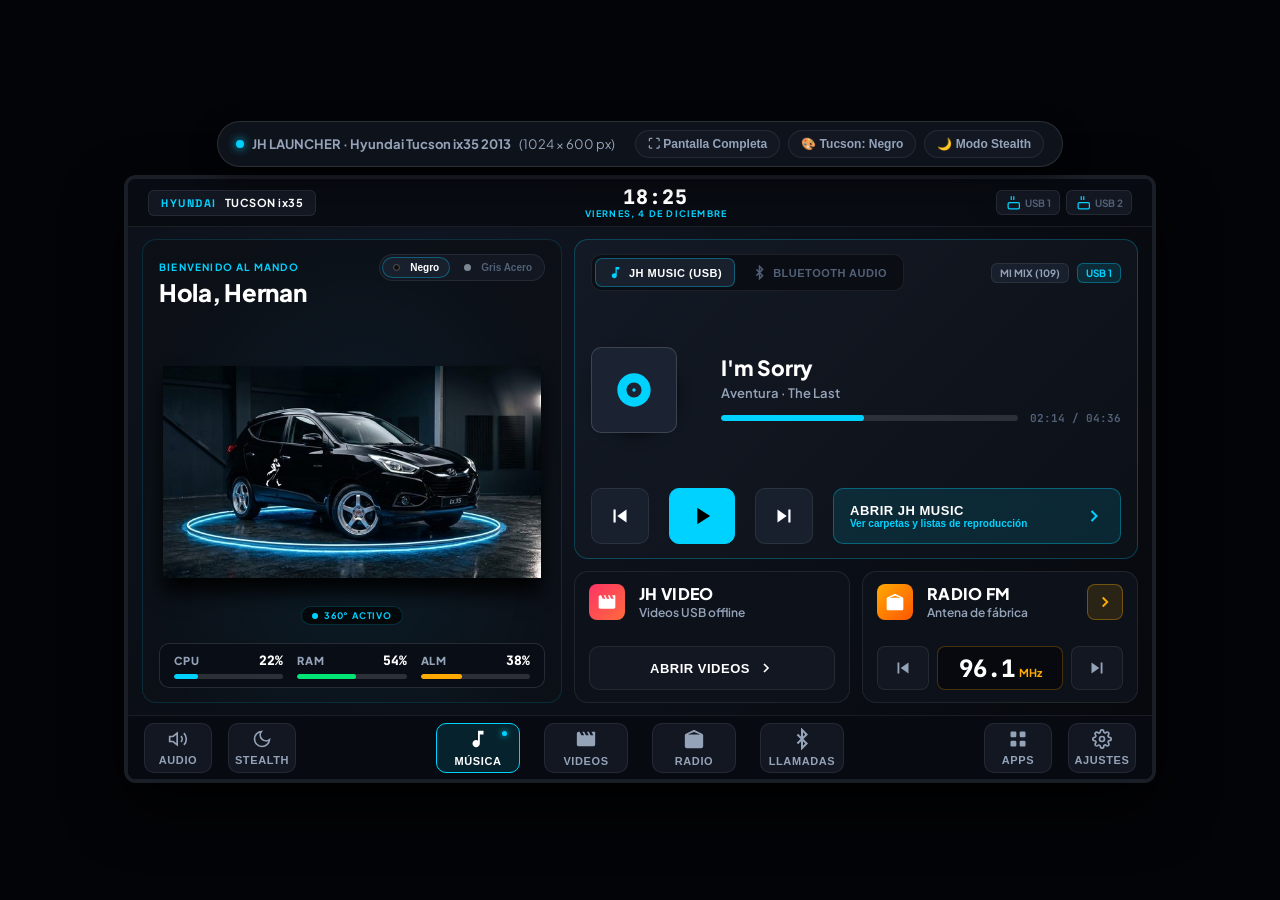
<file: index.html>
<!DOCTYPE html>
<html lang="es">
<head>
  <meta charset="UTF-8">
  <meta name="viewport" content="width=device-width, initial-scale=1.0">
  <title>JH LAUNCHER · Hyundai Tucson ix35 2013</title>
  
  <!-- Tipografía empaquetada localmente en fonts/ (100% offline, sin bloquear el arranque) -->
  <link rel="stylesheet" href="style.css">
</head>
<body class="theme-night">

  <!-- Control de visualización en PC (Marco 1024x600 vs Pantalla Completa) -->
  <div class="desktop-preview-toolbar">
    <div class="toolbar-info">
      <span class="pulse-indicator"></span>
      <strong>JH LAUNCHER · Hyundai Tucson ix35 2013</strong> (1024 × 600 px)
    </div>
    <div class="toolbar-actions">
      <button id="btnToggleFull" class="toolbar-btn">⛶ Pantalla Completa</button>
      <button id="btnQuickColor" class="toolbar-btn">🎨 Tucson: Negro</button>
      <button id="btnStealthPreview" class="toolbar-btn">🌙 Modo Stealth</button>
    </div>
  </div>

  <!-- Contenedor del marco físico del radio (1024x600) -->
  <div class="screen-frame-wrapper" id="frameWrapper">

    <!-- OVERLAY MODO STEALTH / SIGILO NOCTURNO (TIPO PORSCHE / TESLA) -->
    <div class="stealth-mode-overlay" id="stealthOverlay">
      <div class="stealth-content">
        <div class="stealth-clock" id="stealthClock">07:56</div>
        <div class="stealth-date" id="stealthDate">DOMINGO, 25 DE OCTUBRE</div>
        <div class="stealth-track" id="stealthTrack">
          <svg class="stealth-icon" viewBox="0 0 24 24" width="16" height="16" fill="currentColor">
            <path d="M12 3v10.55c-.59-.34-1.27-.55-2-.55-2.21 0-4 1.79-4 4s1.79 4 4 4 4-1.79 4-4V7h4V3h-6z"/>
          </svg>
          <span id="stealthTrackName">I'm Sorry — Aventura</span>
        </div>
        <span class="stealth-hint">Toca cualquier parte para despertar la pantalla</span>
      </div>
    </div>

    <!-- 1. BARRA SUPERIOR DE ESTADO (STATUS BAR LIMPIA) -->
    <header class="status-bar">
      <div class="status-col left">
        <div class="brand-pill">
          <span class="brand-logo-icon">HYUNDAI</span>
          <span class="model-badge">TUCSON ix35</span>
        </div>
      </div>

      <div class="status-col center">
        <div class="main-clock" id="statusClock">07:56</div>
        <div class="main-date" id="statusDate">DOMINGO, 25 DE OCTUBRE</div>
      </div>

      <div class="status-col right">
        <!-- Indicadores de Pendrives USB -->
        <div class="usb-status-group">
          <div class="usb-tag muted" id="usb1Badge" title="Puerto USB 1">
            <svg class="hw-icon" viewBox="0 0 24 24" fill="none" stroke="currentColor" stroke-width="2">
              <path d="M10 2v6m4-6v6m-7 4h14a2 2 0 0 1 2 2v6a2 2 0 0 1-2 2H7a2 2 0 0 1-2-2v-6a2 2 0 0 1 2-2z"/>
            </svg>
            <span>USB 1</span>
          </div>
          <div class="usb-tag muted" id="usb2Badge" title="Puerto USB 2">
            <svg class="hw-icon" viewBox="0 0 24 24" fill="none" stroke="currentColor" stroke-width="2">
              <path d="M10 2v6m4-6v6m-7 4h14a2 2 0 0 1 2 2v6a2 2 0 0 1-2 2H7a2 2 0 0 1-2-2v-6a2 2 0 0 1 2-2z"/>
            </svg>
            <span>USB 2</span>
          </div>
        </div>
      </div>
    </header>

    <!-- 2. CUERPO PRINCIPAL DEL DASHBOARD ERGONÓMICO -->
    <main class="dashboard-body">

      <!-- COLUMNA IZQUIERDA: GEMELO DIGITAL DEL AUTO (ROTACIÓN SUAVE 360°) -->
      <section class="card vehicle-card" id="vehicleCard">
        
        <div class="vehicle-card-header">
          <div class="user-greeting">
            <span class="greeting-subtitle">BIENVENIDO AL MANDO</span>
            <h1 class="greeting-title">Hola, Hernan</h1>
          </div>

          <!-- Selector minimalista de color del Tucson (Negro por defecto vs Gris Acero) -->
          <div class="color-pill-switch" id="colorSwitch" title="Cambiar color del auto">
            <button class="color-opt-btn active" id="btnColorBlack" data-color="black">
              <span class="color-dot black-dot"></span> Negro
            </button>
            <button class="color-opt-btn" id="btnColorGrey" data-color="grey">
              <span class="color-dot grey-dot"></span> Gris Acero
            </button>
          </div>
        </div>

        <!-- ESCENARIO DEL TUCSON 2013 ROTATORIO SUAVE & TOUCHPAD GESTOS A CIEGAS -->
        <div class="turntable-stage" id="turntableStage" title="Touchpad de gestos a ciegas & Rotación 360°">
          <!-- Imagen del Hyundai Tucson ix35 2013 -->
          <div class="car-render-container" id="carRenderContainer">
            <img id="carImage" src="assets/tucson2013_black_front.jpg" alt="Hyundai Tucson ix35 2013" draggable="false">
          </div>

          <!-- Indicador sutil de rotación continua -->
          <div class="ambient-spin-badge">
            <span class="spin-dot"></span>
            <span>360° ACTIVO</span>
          </div>

          <!-- HUD Flotante de Gestos a Ciegas (3.7 Blind Touch) -->
          <div class="blind-gesture-hud" id="blindGestureHud">
            <div class="gesture-hud-circle">
              <div class="gesture-hud-icon" id="gestureHudIcon"></div>
              <div class="gesture-hud-label" id="gestureHudLabel"></div>
            </div>
          </div>
        </div>

        <!-- DEMO 2: MINI TELEMETRÍA DE HARDWARE BAJO EL AUTO -->
        <div class="vehicle-hw-bar" id="vehicleHwBar" title="Hardware Monitor · Toca para abrir JH Monitor">
          <div class="hw-chip-stat">
            <div class="hw-chip-top">
              <span class="hw-lbl">CPU</span>
              <span class="hw-val" id="subCpuVal">22%</span>
            </div>
            <div class="hw-progress-track"><div class="hw-progress-fill cpu-fill" id="subCpuFill" style="width: 22%;"></div></div>
          </div>

          <div class="hw-chip-stat">
            <div class="hw-chip-top">
              <span class="hw-lbl">RAM</span>
              <span class="hw-val" id="subRamVal">54%</span>
            </div>
            <div class="hw-progress-track"><div class="hw-progress-fill ram-fill" id="subRamFill" style="width: 54%;"></div></div>
          </div>

          <div class="hw-chip-stat">
            <div class="hw-chip-top">
              <span class="hw-lbl" title="Almacenamiento interno">ALM</span>
              <span class="hw-val" id="subStorageVal">38%</span>
            </div>
            <div class="hw-progress-track"><div class="hw-progress-fill storage-fill" id="subStorageFill" style="width: 38%;"></div></div>
          </div>
        </div>

      </section>

      <!-- COLUMNA DERECHA: ZERO LAYER HUD (JH MUSIC RELEVANTE + ACCESOS RÁPIDOS) -->
      <section class="right-stack">

        <!-- 1. TARJETA PRINCIPAL PROTAGONISTA: JH MUSIC (PANEL ALTO DE CONTROL DIRECTO) -->
        <div class="card app-card music-app-card" id="cardJhMusic">
          <div class="music-card-header">
            <!-- Selector de Fuente Multimedia: USB (JH Music) vs Bluetooth Audio (Teléfono) -->
            <div class="media-source-selector" id="mediaSourceSelector">
              <button class="source-tab-btn active" id="btnSourceUsb" data-source="usb" title="Música local de los pendrives USB">
                <svg viewBox="0 0 24 24" fill="currentColor" class="tab-icon">
                  <path d="M12 3v10.55c-.59-.34-1.27-.55-2-.55-2.21 0-4 1.79-4 4s1.79 4 4 4 4-1.79 4-4V7h4V3h-6z"/>
                </svg>
                <span>JH MUSIC (USB)</span>
              </button>

              <button class="source-tab-btn" id="btnSourceBt" data-source="bt" title="Audio desde YouTube, Spotify o teléfono">
                <svg viewBox="0 0 24 24" fill="none" stroke="currentColor" stroke-width="2.3" class="tab-icon">
                  <path d="m7 7 10 10-5 5V2l5 5L7 17"/>
                </svg>
                <span>BLUETOOTH AUDIO</span>
              </button>
            </div>
            
            <div class="header-right-badges">
              <span class="playlist-chip" id="sourceExtraBadge">MI MIX (109)</span>
              <span class="source-chip" id="sourceStatusChip">USB 1</span>
            </div>
          </div>

          <!-- CONTENIDO MUSICAL EXPANDIDO -->
          <div class="media-now-playing-large">
            <div class="album-art-box-large">
              <div class="vinyl-disc-large" id="vinylDisc">
                <svg viewBox="0 0 100 100" class="vinyl-svg">
                  <!-- Base del disco -->
                  <circle cx="50" cy="50" r="48" fill="#111622" stroke="rgba(0, 210, 255, 0.5)" stroke-width="1.5" />
                  <!-- Surcos concéntricos con relieve -->
                  <circle cx="50" cy="50" r="41" fill="none" stroke="rgba(255, 255, 255, 0.35)" stroke-width="1.3" stroke-dasharray="10 4 14 5" />
                  <circle cx="50" cy="50" r="35" fill="none" stroke="rgba(0, 210, 255, 0.45)" stroke-width="1.2" stroke-dasharray="16 6 8 4" />
                  <circle cx="50" cy="50" r="29" fill="none" stroke="rgba(255, 255, 255, 0.3)" stroke-width="1.3" stroke-dasharray="8 3 18 6" />
                  <circle cx="50" cy="50" r="23" fill="none" stroke="rgba(0, 210, 255, 0.4)" stroke-width="1.2" stroke-dasharray="12 5 6 3" />
                  <!-- Haces de luz reflectiva en cruz (hacen evidente el giro en 360°) -->
                  <path d="M50 50 L14 14 A48 48 0 0 1 42 3 Z" fill="rgba(255, 255, 255, 0.28)" />
                  <path d="M50 50 L86 86 A48 48 0 0 1 58 97 Z" fill="rgba(255, 255, 255, 0.28)" />
                  <!-- Etiqueta central azul -->
                  <circle cx="50" cy="50" r="16" fill="#0066ff" stroke="#00d2ff" stroke-width="2" />
                  <!-- Agujero central -->
                  <circle cx="50" cy="50" r="4.5" fill="#080b12" stroke="#ffffff" stroke-width="1" />
                  <!-- Marca reflectiva que rota -->
                  <circle cx="50" cy="39" r="2.5" fill="#ffffff" />
                </svg>
              </div>
              <div class="art-cover-large" id="musicArtCover">
                <svg viewBox="0 0 24 24" fill="currentColor" class="art-placeholder-icon">
                  <path d="M12 2C6.48 2 2 6.48 2 12s4.48 10 10 10 10-4.48 10-10S17.52 2 12 2zm0 14.5c-2.49 0-4.5-2.01-4.5-4.5S9.51 7.5 12 7.5s4.5 2.01 4.5 4.5-2.01 4.5-4.5 4.5zm0-5.5c-.55 0-1 .45-1 1s.45 1 1 1 1-.45 1-1-.45-1-1-1z"/>
                </svg>
              </div>
            </div>
            
            <div class="media-meta-large">
              <div class="track-title-large" id="trackTitle">I'm Sorry</div>
              <div class="track-artist-large" id="trackArtist">Aventura · The Last</div>
              
              <!-- Barra de progreso amplia -->
              <div class="playback-progress-row">
                <div class="progress-bar-bg">
                  <div class="progress-bar-fill" id="musicProgressFill" style="width: 48%;"></div>
                </div>
                <div class="time-readout" id="timeReadout">02:14 / 04:36</div>
              </div>
            </div>
          </div>

          <!-- BOTONES TÁCTILES GIGANTES (FILOSOFÍA ZERO LAYER: MANEJO SEGURO SIN DISTRACCIÓN) -->
          <div class="giant-controls-row">
            <button class="haptic-btn ctrl-btn-giant" id="btnPrevTrack" title="Canción anterior">
              <svg viewBox="0 0 24 24" fill="currentColor"><path d="M6 6h2v12H6zm3.5 6 8.5 6V6z"/></svg>
            </button>
            
            <button class="haptic-btn ctrl-btn-giant play-btn-giant" id="btnPlayPause" title="Reproducir / Pausa">
              <svg class="icon-play" viewBox="0 0 24 24" fill="currentColor"><path d="M8 5v14l11-7z"/></svg>
            </button>
            
            <button class="haptic-btn ctrl-btn-giant" id="btnNextTrack" title="Siguiente canción">
              <svg viewBox="0 0 24 24" fill="currentColor"><path d="m6 18 8.5-6L6 6v12zM16 6v12h2V6h-2z"/></svg>
            </button>
            
            <button class="haptic-btn open-app-btn-giant" id="btnLaunchJhMusic" title="Abrir app completa JH Music">
              <div class="open-label-group">
                <span class="open-title">ABRIR JH MUSIC</span>
                <span class="open-sub">Ver carpetas y listas de reproducción</span>
              </div>
              <svg viewBox="0 0 24 24" fill="none" stroke="currentColor" stroke-width="2.5"><path d="m9 18 6-6-6-6"/></svg>
            </button>
          </div>
        </div>

        <!-- 2. FILA INFERIOR COMPACTA: ACCESOS DIRECTOS A JH VIDEO & RADIO FM -->
        <div class="bottom-split-cards">

          <!-- ACCESO COMPACTO: JH VIDEO -->
          <div class="card sub-app-card" id="cardJhVideo">
            <div class="sub-card-top-row">
              <div class="sub-card-content">
                <div class="app-badge-icon video-badge">
                  <svg viewBox="0 0 24 24" fill="currentColor">
                    <path d="m18 4 2 4h-3l-2-4h-2l2 4h-3l-2-4H8l2 4H7L5 4H4c-1.1 0-1.99.9-1.99 2L2 18c0 1.1.9 2 2 2h16c1.1 0 2-.9 2-2V4h-4z"/>
                  </svg>
                </div>
                <div class="sub-card-title">
                  <span class="sub-name">JH VIDEO</span>
                  <span class="sub-desc">Videos USB offline</span>
                </div>
              </div>
            </div>
            <button class="haptic-btn sub-launch-pill" id="btnLaunchJhVideo">
              <span>ABRIR VIDEOS</span>
              <svg viewBox="0 0 24 24" fill="none" stroke="currentColor" stroke-width="2.5"><path d="m9 18 6-6-6-6"/></svg>
            </button>
          </div>

          <!-- ACCESO: RADIO FM CON CONTROLES DIRECTOS ANTERIOR / SIGUIENTE -->
          <div class="card sub-app-card radio-live-card" id="cardRadioFm">
            <div class="sub-card-top-row">
              <div class="sub-card-content">
                <div class="app-badge-icon radio-badge">
                  <svg viewBox="0 0 24 24" fill="currentColor">
                    <path d="M3.24 6.15C2.51 6.43 2 7.17 2 8v12c0 1.1.9 2 2 2h16c1.1 0 2-.9 2-2V8c0-.83-.51-1.57-1.24-1.85L12 2 3.24 6.15zM12 4.41l6.76 2.59H5.24L12 4.41z"/>
                  </svg>
                </div>
                <div class="sub-card-title">
                  <span class="sub-name">RADIO FM</span>
                  <span class="sub-desc">Antena de fábrica</span>
                </div>
              </div>
              <button class="haptic-btn radio-open-btn" id="btnLaunchRadio" title="Abrir app de Radio completa">
                <svg viewBox="0 0 24 24" fill="none" stroke="currentColor" stroke-width="2.5"><path d="m9 18 6-6-6-6"/></svg>
              </button>
            </div>

            <!-- CONTROLES DIRECTOS DE SINTONIZACIÓN ANTERIOR / SIGUIENTE -->
            <div class="radio-tune-row">
              <button class="haptic-btn radio-tune-btn" id="btnRadioPrev" title="Estación anterior">
                <svg viewBox="0 0 24 24" fill="currentColor"><path d="M6 6h2v12H6zm3.5 6 8.5 6V6z"/></svg>
              </button>

              <div class="radio-frequency-box" id="radioFreqBadge" title="Toca para abrir radio">
                <span class="radio-freq-num" id="radioFreqDisplay">96.1</span>
                <span class="radio-freq-unit">MHz</span>
              </div>

              <button class="haptic-btn radio-tune-btn" id="btnRadioNext" title="Siguiente estación">
                <svg viewBox="0 0 24 24" fill="currentColor"><path d="m6 18 8.5-6L6 6v12zM16 6v12h2V6h-2z"/></svg>
              </button>
            </div>
          </div>

        </div>

      </section>

    </main>

    <!-- 3. BARRA INFERIOR FLOTANTE (DOCK ERGONÓMICO DE GAMA ALTA) -->
    <footer class="dock-bar">
      <div class="dock-left">
        <!-- Botón rápido Silencio / Mute -->
        <button class="dock-action-btn" id="btnMuteToggle" title="Silenciar audio">
          <svg viewBox="0 0 24 24" fill="none" stroke="currentColor" stroke-width="2">
            <polygon points="11 5 6 9 2 9 2 15 6 15 11 19 11 5"/>
            <path d="M19.07 4.93a10 10 0 0 1 0 14.14M15.54 8.46a5 5 0 0 1 0 7.07"/>
          </svg>
          <span id="muteLabel">AUDIO</span>
        </button>

        <!-- Botón Modo Stealth (Sigilo Nocturno Porsche/Tesla) -->
        <button class="dock-action-btn" id="btnStealthMode" title="Modo Sigilo: Atenúa la pantalla de noche con 1 toque">
          <svg viewBox="0 0 24 24" fill="none" stroke="currentColor" stroke-width="2">
            <path d="M21 12.79A9 9 0 1 1 11.21 3 7 7 0 0 0 21 12.79z"/>
          </svg>
          <span>STEALTH</span>
        </button>
      </div>

      <div class="dock-center">
        <!-- Accesos rápidos a apps principales -->
        <button class="dock-icon-btn active" id="dockBtnMusic" title="JH Music">
          <span class="dock-badge-dot"></span>
          <svg viewBox="0 0 24 24" fill="currentColor">
            <path d="M12 3v10.55c-.59-.34-1.27-.55-2-.55-2.21 0-4 1.79-4 4s1.79 4 4 4 4-1.79 4-4V7h4V3h-6z"/>
          </svg>
          <span>MÚSICA</span>
        </button>

        <button class="dock-icon-btn" id="dockBtnVideo" title="JH Video">
          <svg viewBox="0 0 24 24" fill="currentColor">
            <path d="m18 4 2 4h-3l-2-4h-2l2 4h-3l-2-4H8l2 4H7L5 4H4c-1.1 0-1.99.9-1.99 2L2 18c0 1.1.9 2 2 2h16c1.1 0 2-.9 2-2V4h-4z"/>
          </svg>
          <span>VIDEOS</span>
        </button>

        <button class="dock-icon-btn" id="dockBtnRadio" title="Radio FM Nativa">
          <svg viewBox="0 0 24 24" fill="currentColor">
            <path d="M3.24 6.15C2.51 6.43 2 7.17 2 8v12c0 1.1.9 2 2 2h16c1.1 0 2-.9 2-2V8c0-.83-.51-1.57-1.24-1.85L12 2 3.24 6.15zM12 4.41l6.76 2.59H5.24L12 4.41z"/>
          </svg>
          <span>RADIO</span>
        </button>

        <button class="dock-icon-btn" id="dockBtnBt" title="Bluetooth Manos Libres">
          <svg viewBox="0 0 24 24" fill="none" stroke="currentColor" stroke-width="2.2">
            <path d="m7 7 10 10-5 5V2l5 5L7 17"/>
          </svg>
          <span>LLAMADAS</span>
        </button>
      </div>

      <div class="dock-right">
        <!-- Cajón de todas las aplicaciones de Android -->
        <button class="dock-action-btn" id="btnAllApps" title="Todas las aplicaciones">
          <svg viewBox="0 0 24 24" fill="currentColor">
            <rect x="3" y="3" width="7" height="7" rx="1.5"/>
            <rect x="14" y="3" width="7" height="7" rx="1.5"/>
            <rect x="3" y="14" width="7" height="7" rx="1.5"/>
            <rect x="14" y="14" width="7" height="7" rx="1.5"/>
          </svg>
          <span>APPS</span>
        </button>

        <!-- Ajustes del Sistema y Rescate de fábrica -->
        <button class="dock-action-btn" id="btnSystemSettings" title="Configuración de la radio">
          <svg viewBox="0 0 24 24" fill="none" stroke="currentColor" stroke-width="2">
            <circle cx="12" cy="12" r="3"/>
            <path d="M19.4 15a1.65 1.65 0 0 0 .33 1.82l.06.06a2 2 0 0 1 0 2.83 2 2 0 0 1-2.83 0l-.06-.06a1.65 1.65 0 0 0-1.82-.33 1.65 1.65 0 0 0-1 1.51V21a2 2 0 0 1-2 2 2 2 0 0 1-2-2v-.09A1.65 1.65 0 0 0 9 19.4a1.65 1.65 0 0 0-1.82.33l-.06.06a2 2 0 0 1-2.83 0 2 2 0 0 1 0-2.83l.06-.06a1.65 1.65 0 0 0 .33-1.82 1.65 1.65 0 0 0-1.51-1H3a2 2 0 0 1-2-2 2 2 0 0 1 2-2h.09A1.65 1.65 0 0 0 4.6 9a1.65 1.65 0 0 0-.33-1.82l-.06-.06a2 2 0 0 1 0-2.83 2 2 0 0 1 2.83 0l.06.06a1.65 1.65 0 0 0 1.82.33H9a1.65 1.65 0 0 0 1-1.51V3a2 2 0 0 1 2-2 2 2 0 0 1 2 2v.09a1.65 1.65 0 0 0 1 1.51 1.65 1.65 0 0 0 1.82-.33l.06-.06a2 2 0 0 1 2.83 0 2 2 0 0 1 0 2.83l-.06.06a1.65 1.65 0 0 0-.33 1.82V9a1.65 1.65 0 0 0 1.51 1H21a2 2 0 0 1 2 2 2 2 0 0 1-2 2h-.09a1.65 1.65 0 0 0-1.51 1z"/>
          </svg>
          <span>AJUSTES</span>
        </button>
      </div>
    </footer>

    <!-- MODAL DE TOQUE / SIMULACIÓN DE LANZAMIENTO DE APP -->
    <div class="app-launch-toast" id="launchToast">
      <span class="toast-icon">🚀</span>
      <span class="toast-msg" id="toastMsg">Abriendo JH Music...</span>
    </div>

  </div>

  <script src="app.js"></script>
</body>
</html>
</file>
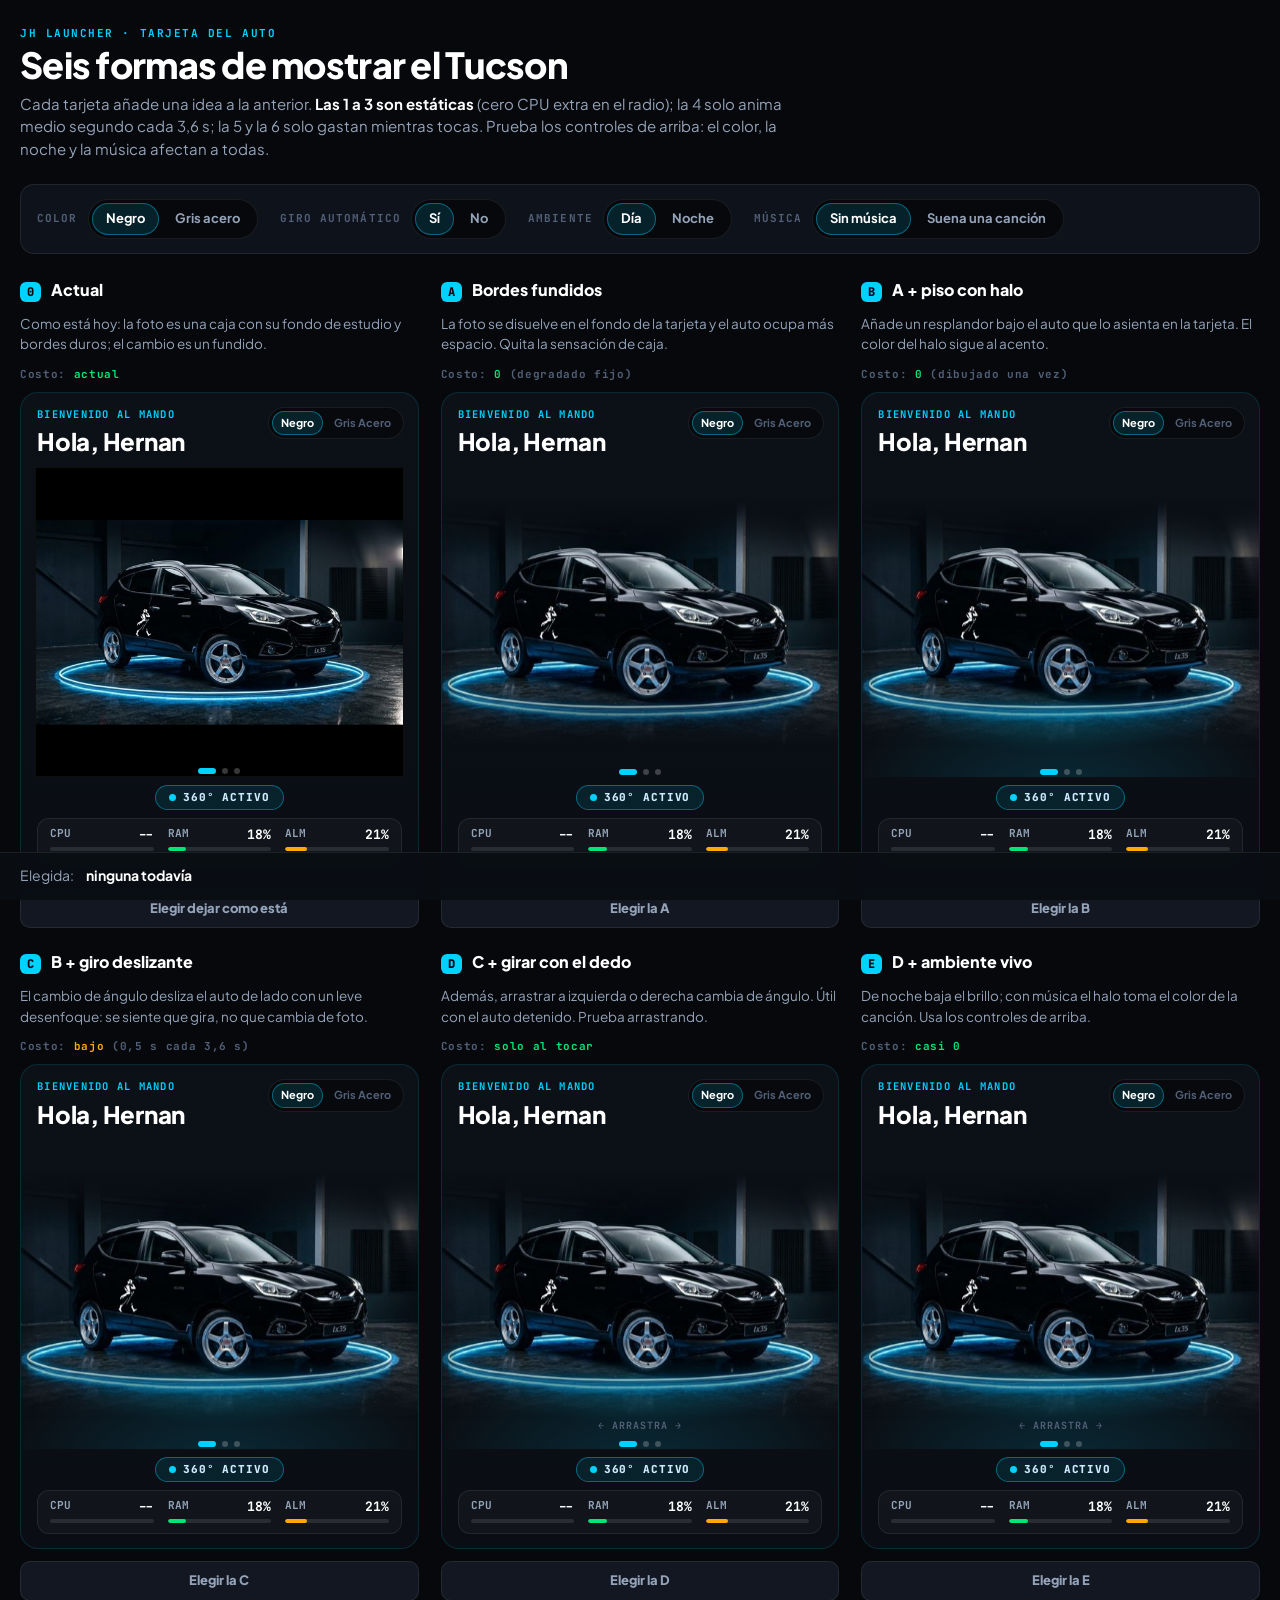
<file: demos-auto-360.html>
<!DOCTYPE html>
<html lang="es">
<head>
<meta charset="UTF-8">
<meta name="viewport" content="width=device-width, initial-scale=1.0">
<title>Auto 360° del launcher</title>
<link rel="preconnect" href="https://fonts.googleapis.com">
<link rel="preconnect" href="https://fonts.gstatic.com" crossorigin>
<link rel="stylesheet" href="https://fonts.googleapis.com/css2?family=Plus+Jakarta+Sans:wght@500;600;700;800&family=JetBrains+Mono:wght@500;700;800&display=swap">
<style>
  /* Banco de pruebas de la tarjeta del auto: 6 variantes a escala de la tarjeta real del launcher.
     Las fotos salen de assets/ (abrir este archivo desde la carpeta jh-launcher). */
  :root {
    --bg: #06080c; --surface: #0e131b; --surface-2: #121722; --surface-3: #18202e;
    --line: rgba(255,255,255,.08); --fg: #fff; --fg-2: #94a3b8; --fg-3: #526077;
    --cyan: #00d2ff; --cyan-soft: rgba(0,210,255,.12); --cyan-line: rgba(0,210,255,.4);
    --good: #00e676; --warn: #ffaa00;
    --accent: 0,210,255;            /* RGB del halo; cambia con la música */
    --font-ui: "Plus Jakarta Sans", system-ui, "Segoe UI", sans-serif;
    --font-data: "JetBrains Mono", ui-monospace, Consolas, monospace;
    color-scheme: dark;
  }
  * { box-sizing: border-box; }
  html { background: var(--bg); }
  body { margin: 0; background: var(--bg); color: var(--fg); font: 15px/1.5 var(--font-ui);
         padding: 28px max(16px, env(safe-area-inset-right)) 110px max(16px, env(safe-area-inset-left)); }
  .wrap { max-width: 1240px; margin: 0 auto; display: grid; gap: 24px; }

  .eyebrow { font: 700 11px/1 var(--font-data); letter-spacing: .14em; text-transform: uppercase; color: var(--cyan); }
  h1 { margin: 6px 0 8px; font-size: clamp(26px, 4vw, 36px); font-weight: 800; letter-spacing: -.02em; line-height: 1.1; }
  .lede { margin: 0; color: var(--fg-2); max-width: 70ch; }
  .lede strong { color: var(--fg); }

  .controls { display: flex; flex-wrap: wrap; gap: 12px 22px; align-items: center; padding: 14px 16px;
              background: var(--surface); border: 1px solid var(--line); border-radius: 14px; }
  .ctl { display: flex; align-items: center; gap: 10px; }
  .ctl > span { font: 700 11px/1 var(--font-data); letter-spacing: .1em; text-transform: uppercase; color: var(--fg-3); }
  .seg { display: inline-flex; padding: 3px; gap: 2px; background: var(--bg); border: 1px solid var(--line); border-radius: 999px; }
  .seg button { all: unset; cursor: pointer; padding: 6px 14px; border-radius: 999px; font-size: 13px; font-weight: 700; color: var(--fg-2); }
  .seg button[aria-pressed="true"] { background: var(--cyan-soft); color: var(--fg); box-shadow: inset 0 0 0 1px var(--cyan-line); }
  .seg button:focus-visible, .pick:focus-visible { outline: 2px solid var(--cyan); outline-offset: 2px; }

  .grid { display: grid; grid-template-columns: repeat(auto-fill, minmax(330px, 1fr)); gap: 22px; }
  .variant { display: grid; gap: 12px; align-content: start; }
  .vhead { display: flex; align-items: baseline; gap: 10px; }
  .tag { font: 800 12px/1 var(--font-data); color: var(--bg); background: var(--cyan); padding: 4px 7px; border-radius: 6px; }
  .vname { font-weight: 800; font-size: 16px; }
  .vdesc { margin: 0; color: var(--fg-2); font-size: 13.5px; min-height: 3.2em; }
  .cost { font: 700 11px/1 var(--font-data); letter-spacing: .06em; color: var(--fg-3); }
  .cost b { color: var(--good); }
  .cost b.mid { color: var(--warn); }

  /* ---------- Réplica de la tarjeta del launcher ---------- */
  .card { position: relative; aspect-ratio: 485 / 590; border-radius: 18px; padding: 16px 16px 14px;
          background: linear-gradient(180deg, #0c1017, #0a0e14); border: 1px solid rgba(0,210,255,.14);
          display: grid; grid-template-rows: auto 1fr auto auto; gap: 8px; overflow: hidden; }
  .card.night { filter: brightness(.82) saturate(.9); }
  .hello small { display: block; font: 700 10.5px/1 var(--font-data); letter-spacing: .12em; color: var(--cyan); }
  .hello b { display: block; font-size: 24px; font-weight: 800; letter-spacing: -.01em; margin-top: 4px; }
  .pillcolor { position: absolute; top: 14px; right: 14px; display: inline-flex; padding: 3px; gap: 2px;
               background: rgba(0,0,0,.4); border: 1px solid var(--line); border-radius: 999px; }
  .pillcolor span { font-size: 11px; font-weight: 700; padding: 4px 9px; border-radius: 999px; color: var(--fg-3); }
  .pillcolor span.on { color: #fff; background: var(--cyan-soft); box-shadow: inset 0 0 0 1px var(--cyan-line); }

  .stage { position: relative; min-height: 0; touch-action: pan-y; user-select: none; }
  .stage .layer { position: absolute; inset: 0; }
  .stage img { position: absolute; display: block; width: 100%; height: auto; left: 0; top: 50%;
               transform: translateY(-50%); pointer-events: none; will-change: transform, opacity; }
  .dots { position: absolute; left: 0; right: 0; bottom: 2px; display: flex; justify-content: center; gap: 6px; }
  .dots i { width: 6px; height: 6px; border-radius: 50%; background: rgba(255,255,255,.22); transition: .25s; }
  .dots i.on { width: 18px; border-radius: 4px; background: var(--cyan); }
  .hint { position: absolute; left: 50%; bottom: 18px; transform: translateX(-50%); font: 700 10px/1 var(--font-data);
          letter-spacing: .1em; color: var(--fg-3); white-space: nowrap; }

  /* v0 · Actual: caja rectangular con borde duro */
  .v-actual .stage { margin: 0 -2px; background: #000; border: 1px solid rgba(255,255,255,.06); }
  /* v1+ · bordes fundidos con el fondo de la tarjeta */
  .fade .stage img {
    -webkit-mask-image: linear-gradient(to bottom, transparent 0, #000 24%, #000 76%, transparent 100%),
                        linear-gradient(to right, transparent 0, #000 9%, #000 91%, transparent 100%);
    -webkit-mask-composite: source-in;
    mask-image: linear-gradient(to bottom, transparent 0, #000 24%, #000 76%, transparent 100%),
                linear-gradient(to right, transparent 0, #000 9%, #000 91%, transparent 100%);
    mask-composite: intersect; }
  .fade .stage { margin: 0 -14px; }
  .fade .stage img { width: 112%; left: -6%; }
  /* v2+ · piso con halo del color de acento */
  .floor .stage::before { content: ""; position: absolute; left: 6%; right: 6%; bottom: 10%; height: 26%;
          background: radial-gradient(ellipse at 50% 50%, rgba(var(--accent), .42), rgba(var(--accent), .10) 55%, transparent 72%);
          filter: blur(6px); transition: background .6s; }
  .floor .stage::after { content: ""; position: absolute; left: 0; right: 0; top: 0; height: 100%; pointer-events: none;
          background: radial-gradient(ellipse 80% 60% at 50% 110%, rgba(var(--accent), .16), transparent 70%); transition: background .6s; }
  .floor .stage img { z-index: 1; }
  .floor .stage .dots, .floor .stage .hint { z-index: 3; }

  .badge { justify-self: center; display: inline-flex; align-items: center; gap: 7px; padding: 6px 13px; border-radius: 999px;
           font: 800 11px/1 var(--font-data); letter-spacing: .08em; color: #cfeaff; background: rgba(0,210,255,.1);
           border: 1px solid var(--cyan-line); }
  .badge i { width: 7px; height: 7px; border-radius: 50%; background: var(--cyan); }
  .stats { display: grid; grid-template-columns: repeat(3, 1fr); gap: 14px; padding: 9px 12px 10px; border-radius: 12px;
           background: rgba(255,255,255,.03); border: 1px solid var(--line); font: 700 11px/1 var(--font-data); color: var(--fg-2); }
  .stats div { display: grid; gap: 6px; }
  .stats p { margin: 0; display: flex; justify-content: space-between; }
  .stats p b { color: #fff; font-size: 13px; }
  .stats s { display: block; height: 4px; border-radius: 3px; background: rgba(255,255,255,.1); text-decoration: none; position: relative; overflow: hidden; }
  .stats s::after { content: ""; position: absolute; inset: 0; width: var(--w); background: var(--c); border-radius: 3px; }

  .pick { all: unset; cursor: pointer; text-align: center; padding: 9px; border-radius: 10px; font-weight: 800; font-size: 13px;
          color: var(--fg-2); background: var(--surface-2); border: 1px solid var(--line); }
  .pick:hover { color: #fff; border-color: var(--cyan-line); }
  .variant.chosen .pick { background: var(--cyan); color: var(--bg); border-color: var(--cyan); }
  .variant.chosen .card { box-shadow: 0 0 0 2px var(--cyan), 0 0 28px rgba(0,210,255,.25); }

  .bar { position: fixed; left: 0; right: 0; bottom: 0; padding: 12px max(16px, env(safe-area-inset-right)) 14px max(16px, env(safe-area-inset-left));
         background: rgba(10,14,20,.94); backdrop-filter: blur(10px); border-top: 1px solid var(--line); }
  .bar div { max-width: 1240px; margin: 0 auto; display: flex; gap: 12px; align-items: center; flex-wrap: wrap; font-size: 14px; color: var(--fg-2); }
  .bar b { color: #fff; }
  @media (prefers-reduced-motion: reduce) { .stage img { transition: none !important; } }
</style>
</head>
<body>
<div class="wrap">
  <header>
    <div class="eyebrow">JH Launcher · tarjeta del auto</div>
    <h1>Seis formas de mostrar el Tucson</h1>
    <p class="lede">Cada tarjeta añade una idea a la anterior. <strong>Las 1 a 3 son estáticas</strong> (cero CPU extra en el radio);
      la 4 solo anima medio segundo cada 3,6 s; la 5 y la 6 solo gastan mientras tocas. Prueba los controles de arriba:
      el color, la noche y la música afectan a todas.</p>
  </header>

  <div class="controls" role="group" aria-label="Controles globales">
    <div class="ctl"><span>Color</span>
      <div class="seg" id="segColor"><button data-v="0" aria-pressed="true">Negro</button><button data-v="1" aria-pressed="false">Gris acero</button></div></div>
    <div class="ctl"><span>Giro automático</span>
      <div class="seg" id="segSpin"><button data-v="1" aria-pressed="true">Sí</button><button data-v="0" aria-pressed="false">No</button></div></div>
    <div class="ctl"><span>Ambiente</span>
      <div class="seg" id="segNight"><button data-v="0" aria-pressed="true">Día</button><button data-v="1" aria-pressed="false">Noche</button></div></div>
    <div class="ctl"><span>Música</span>
      <div class="seg" id="segMusic"><button data-v="0" aria-pressed="true">Sin música</button><button data-v="1" aria-pressed="false">Suena una canción</button></div></div>
  </div>

  <div class="grid" id="grid"></div>
</div>

<div class="bar"><div>Elegida: <b id="chosen">ninguna todavía</b><span id="chosenNote"></span></div></div>

<script>
(() => {
  const SETS = [
    ["assets/tucson2013_black_front.jpg", "assets/tucson2013_black_side.jpg", "assets/tucson2013_black_rear.jpg"],
    ["assets/tucson_angle_front_right.jpg", "assets/tucson_angle_side.jpg", "assets/tucson_angle_rear.jpg"]
  ];
  const SPIN_MS = 3600;
  const VARIANTS = [
    { id: "0", tag: "0", name: "Actual", cls: "v-actual", mode: "fade", drag: false,
      desc: "Como está hoy: la foto es una caja con su fondo de estudio y bordes duros; el cambio es un fundido.",
      cost: ["Costo: <b>actual</b>", false] },
    { id: "A", tag: "A", name: "Bordes fundidos", cls: "fade v-a", mode: "fade", drag: false,
      desc: "La foto se disuelve en el fondo de la tarjeta y el auto ocupa más espacio. Quita la sensación de caja.",
      cost: ["Costo: <b>0</b> (degradado fijo)", false] },
    { id: "B", tag: "B", name: "A + piso con halo", cls: "fade floor", mode: "fade", drag: false,
      desc: "Añade un resplandor bajo el auto que lo asienta en la tarjeta. El color del halo sigue al acento.",
      cost: ["Costo: <b>0</b> (dibujado una vez)", false] },
    { id: "C", tag: "C", name: "B + giro deslizante", cls: "fade floor", mode: "slide", drag: false,
      desc: "El cambio de ángulo desliza el auto de lado con un leve desenfoque: se siente que gira, no que cambia de foto.",
      cost: ["Costo: <b class='mid'>bajo</b> (0,5 s cada 3,6 s)", true] },
    { id: "D", tag: "D", name: "C + girar con el dedo", cls: "fade floor", mode: "slide", drag: true,
      desc: "Además, arrastrar a izquierda o derecha cambia de ángulo. Útil con el auto detenido. Prueba arrastrando.",
      cost: ["Costo: <b>solo al tocar</b>", true] },
    { id: "E", tag: "E", name: "D + ambiente vivo", cls: "fade floor", mode: "slide", drag: true, ambient: true,
      desc: "De noche baja el brillo; con música el halo toma el color de la canción. Usa los controles de arriba.",
      cost: ["Costo: <b>casi 0</b>", true] }
  ];

  const state = { color: 0, spin: 1, night: 0, music: 0 };
  const grid = document.getElementById("grid");
  const cards = [];

  function build(v) {
    const el = document.createElement("section");
    el.className = "variant";
    el.innerHTML = `
      <div class="vhead"><span class="tag">${v.tag}</span><span class="vname">${v.name}</span></div>
      <p class="vdesc">${v.desc}</p>
      <div class="cost">${v.cost[0]}</div>
      <article class="card ${v.cls}">
        <div class="hello"><small>BIENVENIDO AL MANDO</small><b>Hola, Hernan</b></div>
        <div class="pillcolor"><span class="on">Negro</span><span>Gris Acero</span></div>
        <div class="stage"><div class="layer"></div>
          <div class="dots">${[0,1,2].map(() => "<i></i>").join("")}</div>
          ${v.drag ? '<div class="hint">← ARRASTRA →</div>' : ""}</div>
        <div class="badge"><i></i>360° ACTIVO</div>
        <div class="stats">
          <div><p>CPU <b>--</b></p><s style="--w:0%;--c:#00e676"></s></div>
          <div><p>RAM <b>18%</b></p><s style="--w:18%;--c:#00e676"></s></div>
          <div><p>ALM <b>21%</b></p><s style="--w:21%;--c:#ffaa00"></s></div>
        </div>
      </article>
      <button class="pick" type="button">Elegir ${v.tag === "0" ? "dejar como está" : "la " + v.tag}</button>`;
    grid.appendChild(el);

    const c = { v, el, angle: 0, timer: null, busy: false,
      card: el.querySelector(".card"), layer: el.querySelector(".layer"),
      dots: [...el.querySelectorAll(".dots i")], pill: [...el.querySelectorAll(".pillcolor span")],
      stage: el.querySelector(".stage") };
    show(c, c.angle, 0, false);

    el.querySelector(".pick").addEventListener("click", () => {
      cards.forEach(o => o.el.classList.remove("chosen"));
      el.classList.add("chosen");
      document.getElementById("chosen").textContent = v.tag + " · " + v.name;
      document.getElementById("chosenNote").textContent = v.cost[1] ? "  (incluye animación puntual)" : "  (estática: sin costo extra)";
    });
    if (v.drag) attachDrag(c);
    cards.push(c);
  }

  function mkImg(src) { const i = new Image(); i.src = src; i.alt = ""; i.draggable = false; return i; }

  function show(c, idx, dir, animate) {
    const src = SETS[state.color][idx];
    const old = c.layer.querySelector("img");
    const img = mkImg(src);
    c.dots.forEach((d, k) => d.classList.toggle("on", k === idx));
    if (!animate || !old) { c.layer.replaceChildren(img); c.angle = idx; return; }
    c.layer.appendChild(img);
    const slide = c.v.mode === "slide";
    const move = slide ? 16 * dir : 0;
    const base = "translateY(-50%)";
    img.animate([
      { opacity: 0, transform: `${base} translateX(${move}%)`, filter: slide ? "blur(5px)" : "none" },
      { opacity: 1, transform: `${base} translateX(0)`, filter: "blur(0)" }
    ], { duration: slide ? 520 : 450, easing: "cubic-bezier(.2,.7,.2,1)", fill: "both" });
    old.animate([
      { opacity: 1, transform: `${base} translateX(0)`, filter: "blur(0)" },
      { opacity: 0, transform: `${base} translateX(${-move}%)`, filter: slide ? "blur(5px)" : "none" }
    ], { duration: slide ? 420 : 350, easing: "ease-in", fill: "both" }).onfinish = () => old.remove();
    c.angle = idx;
  }

  function go(c, step) {
    const n = SETS[state.color].length;
    show(c, (c.angle + step + n) % n, step, true);
  }

  function attachDrag(c) {
    let x0 = null, fired = false;
    c.stage.addEventListener("pointerdown", e => { x0 = e.clientX; fired = false; c.stage.setPointerCapture(e.pointerId); stopSpin(c); });
    c.stage.addEventListener("pointermove", e => {
      if (x0 === null || fired) return;
      const dx = e.clientX - x0;
      if (Math.abs(dx) > 40) { fired = true; go(c, dx < 0 ? 1 : -1); }
    });
    const end = () => { x0 = null; startSpin(c); };
    c.stage.addEventListener("pointerup", end);
    c.stage.addEventListener("pointercancel", end);
  }

  function startSpin(c) { stopSpin(c); if (state.spin) c.timer = setInterval(() => go(c, 1), SPIN_MS); }
  function stopSpin(c) { clearInterval(c.timer); c.timer = null; }

  function applyAmbient() {
    cards.forEach(c => {
      c.card.classList.toggle("night", !!state.night && !!c.v.ambient);
      const rgb = (c.v.ambient && state.music) ? "255,92,170" : "0,210,255";
      c.card.style.setProperty("--accent", rgb);
    });
  }

  function applyColor() {
    cards.forEach(c => { c.pill.forEach((p, k) => p.classList.toggle("on", k === state.color)); show(c, c.angle, 0, false); });
  }

  function seg(id, key, after) {
    const root = document.getElementById(id);
    root.addEventListener("click", e => {
      const b = e.target.closest("button"); if (!b) return;
      state[key] = +b.dataset.v;
      root.querySelectorAll("button").forEach(x => x.setAttribute("aria-pressed", x === b));
      after();
    });
  }
  seg("segColor", "color", applyColor);
  seg("segSpin", "spin", () => cards.forEach(c => state.spin ? startSpin(c) : stopSpin(c)));
  seg("segNight", "night", applyAmbient);
  seg("segMusic", "music", applyAmbient);

  VARIANTS.forEach(build);
  // precarga de todas las fotos para que los giros no parpadeen
  SETS.flat().forEach(s => mkImg(s));
  cards.forEach(startSpin);
  applyAmbient();
})();
</script>
</body>
</html>
</file>
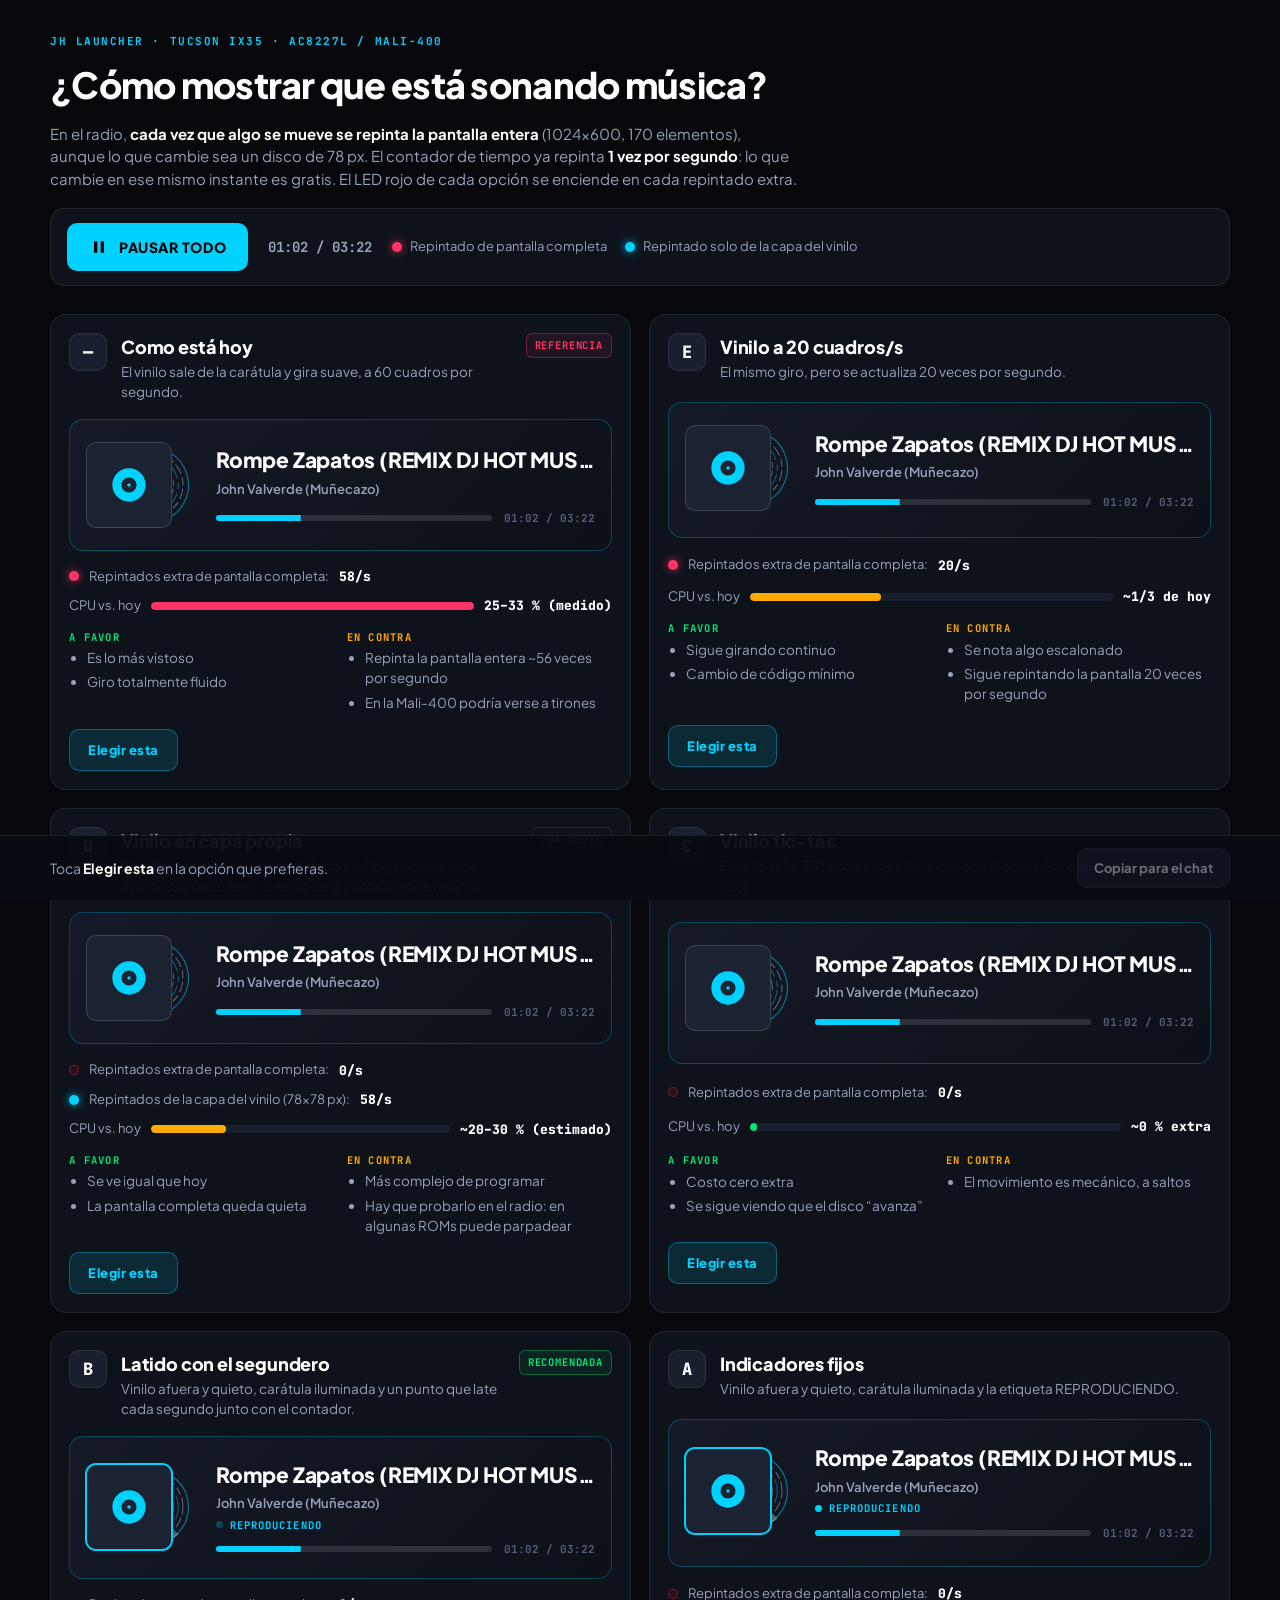
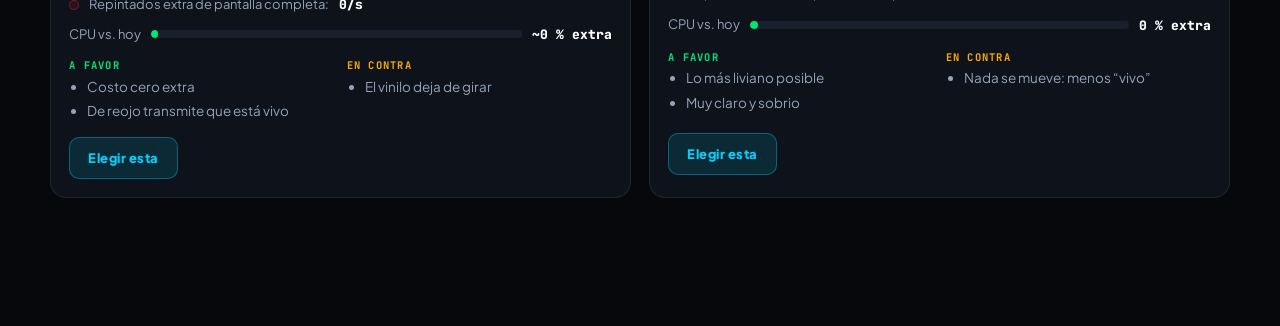
<file: demos-reproduccion.html>
<!DOCTYPE html>
<html lang="es">
<head>
<meta charset="UTF-8">
<meta name="viewport" content="width=device-width, initial-scale=1.0, viewport-fit=cover">
<title>Indicador de reproducción</title>
<meta name="claude:viewport-fit-sides" content="cover">
<link rel="preconnect" href="https://fonts.googleapis.com">
<link rel="preconnect" href="https://fonts.gstatic.com" crossorigin>
<link rel="stylesheet" href="https://fonts.googleapis.com/css2?family=Plus+Jakarta+Sans:wght@500;600;700;800&family=JetBrains+Mono:wght@500;700;800&display=swap">
<style>
  /* Layout: banco de pruebas — cabecera con el control global, rejilla de réplicas
     a escala real de la tarjeta de música del launcher, barra fija con la elección.
     Un solo tema oscuro a propósito: es la paleta real de la pantalla del auto. */
  :root {
    --bg: #06080c;
    --surface: #0e131b;
    --surface-2: #121722;
    --surface-3: #18202e;
    --line: rgba(255, 255, 255, 0.08);
    --fg: #ffffff;
    --fg-2: #94a3b8;
    --fg-3: #526077;
    --cyan: #00d2ff;
    --cyan-soft: rgba(0, 210, 255, 0.12);
    --cyan-line: rgba(0, 210, 255, 0.35);
    --good: #00e676;
    --warn: #ffaa00;
    --bad: #ff3366;
    --font-ui: "Plus Jakarta Sans", system-ui, -apple-system, "Segoe UI", sans-serif;
    --font-data: "JetBrains Mono", ui-monospace, "Cascadia Mono", Consolas, monospace;
    color-scheme: dark;
  }

  * { box-sizing: border-box; }
  html { background: var(--bg); }
  body {
    background: var(--bg);
    color: var(--fg);
    font-family: var(--font-ui);
    font-size: 15px;
    line-height: 1.5;
    padding-left: max(16px, env(safe-area-inset-left, 0px));
    padding-right: max(16px, env(safe-area-inset-right, 0px));
    padding-block: 28px 120px;
  }

  .wrap { max-width: 1180px; margin: 0 auto; display: grid; gap: 28px; }

  /* ---------- Cabecera ---------- */
  header { display: grid; gap: 18px; }
  .eyebrow {
    font: 700 11px/1 var(--font-data);
    letter-spacing: 0.14em;
    text-transform: uppercase;
    color: var(--cyan);
  }
  h1 {
    margin: 0;
    font-size: clamp(26px, 4vw, 36px);
    font-weight: 800;
    letter-spacing: -0.02em;
    line-height: 1.1;
    text-wrap: balance;
  }
  .lede { margin: 0; color: var(--fg-2); max-width: 68ch; }
  .lede strong { color: var(--fg); font-weight: 700; }

  .controls {
    display: flex;
    flex-wrap: wrap;
    align-items: center;
    gap: 12px 20px;
    padding: 14px 16px;
    background: var(--surface);
    border: 1px solid var(--line);
    border-radius: 14px;
  }
  .btn-play {
    display: inline-flex;
    align-items: center;
    gap: 10px;
    height: 48px;
    padding: 0 22px;
    border: 0;
    border-radius: 10px;
    background: var(--cyan);
    color: #000;
    font: 800 14px var(--font-ui);
    letter-spacing: 0.04em;
    cursor: pointer;
  }
  .btn-play svg { width: 20px; height: 20px; }
  .btn-play:focus-visible, .choose:focus-visible, .copy:focus-visible { outline: 2px solid var(--fg); outline-offset: 3px; }
  .clock { font: 700 14px var(--font-data); color: var(--fg-2); font-variant-numeric: tabular-nums; }
  .legend { display: flex; flex-wrap: wrap; gap: 8px 18px; color: var(--fg-2); font-size: 13px; }
  .legend span { display: inline-flex; align-items: center; gap: 8px; }

  /* ---------- LED de repintado ---------- */
  .led {
    width: 10px; height: 10px; border-radius: 50%;
    background: #2a1018;
    box-shadow: inset 0 0 0 1px rgba(255, 51, 102, 0.35);
    transition: background-color 140ms linear, box-shadow 140ms linear;
    flex: none;
  }
  .led.on { background: var(--bad); box-shadow: 0 0 8px rgba(255, 51, 102, 0.8); transition: none; }
  .led.layer { background: #0a1f26; box-shadow: inset 0 0 0 1px var(--cyan-line); }
  .led.layer.on { background: var(--cyan); box-shadow: 0 0 8px rgba(0, 210, 255, 0.8); }

  /* ---------- Rejilla de opciones ---------- */
  .grid { display: grid; grid-template-columns: 1fr; gap: 18px; }
  @media (min-width: 1100px) { .grid { grid-template-columns: 1fr 1fr; } }

  .option {
    display: grid;
    gap: 16px;
    padding: 18px;
    background: var(--surface);
    border: 1px solid var(--line);
    border-radius: 16px;
    min-width: 0;
    transition: border-color 150ms ease, box-shadow 150ms ease;
  }
  .option.chosen { border-color: var(--cyan); box-shadow: 0 0 0 1px var(--cyan); }

  .opt-head { display: flex; align-items: flex-start; gap: 14px; }
  .letter {
    flex: none;
    width: 38px; height: 38px;
    display: grid; place-items: center;
    border-radius: 10px;
    background: var(--surface-3);
    border: 1px solid var(--line);
    font: 800 17px var(--font-data);
  }
  .opt-title { display: grid; gap: 2px; min-width: 0; flex: 1; }
  .opt-title h2 { margin: 0; font-size: 18px; font-weight: 800; letter-spacing: -0.01em; }
  .opt-title p { margin: 0; color: var(--fg-2); font-size: 13.5px; }
  .tag {
    flex: none;
    font: 700 10.5px/1 var(--font-data);
    letter-spacing: 0.08em;
    text-transform: uppercase;
    padding: 6px 8px;
    border-radius: 6px;
    border: 1px solid var(--line);
    color: var(--fg-2);
  }
  .tag.rec { color: var(--good); border-color: rgba(0, 230, 118, 0.35); background: rgba(0, 230, 118, 0.08); }
  .tag.ref { color: var(--bad); border-color: rgba(255, 51, 102, 0.35); background: rgba(255, 51, 102, 0.08); }

  /* ---------- Réplica de la tarjeta de música (medidas reales del launcher) ---------- */
  .stage {
    background: linear-gradient(135deg, #141a26 0%, #0c1017 100%);
    border: 1px solid rgba(0, 210, 255, 0.25);
    border-radius: 14px;
    padding: 22px 16px;
    overflow: hidden;
  }
  .now { display: flex; align-items: center; gap: 44px; min-width: 0; }
  .art { position: relative; width: 86px; height: 86px; flex: none; }
  .vinyl-slide {
    position: absolute; top: 4px; left: 6px; width: 78px; height: 78px;
    transition: transform 500ms cubic-bezier(0.34, 1.4, 0.64, 1);
  }
  .playing .vinyl-slide { transform: translateX(20px); }
  .vinyl { width: 100%; height: 100%; display: block; border-radius: 50%; }
  .cover {
    position: absolute; inset: 0;
    display: grid; place-items: center;
    background: #1b2333;
    border: 1px solid rgba(255, 255, 255, 0.15);
    border-radius: 10px;
    transition: border-color 200ms ease, box-shadow 200ms ease;
  }
  .cover svg { width: 40px; height: 40px; color: var(--cyan); }
  .lit.playing .cover { border-color: var(--cyan); box-shadow: 0 0 0 1px var(--cyan); }

  .meta { min-width: 0; flex: 1; display: grid; gap: 4px; }
  .track {
    font-size: 21px; font-weight: 800; letter-spacing: -0.01em;
    white-space: nowrap; overflow: hidden; text-overflow: ellipsis;
  }
  .artist { font-size: 13px; font-weight: 600; color: var(--fg-2); white-space: nowrap; overflow: hidden; text-overflow: ellipsis; }
  .status {
    display: inline-flex; align-items: center; gap: 7px;
    font: 700 10.5px/1 var(--font-data); letter-spacing: 0.1em;
    color: var(--fg-3);
    margin-top: 2px;
  }
  .status .dot { width: 7px; height: 7px; border-radius: 50%; background: var(--fg-3); }
  .playing .status { color: var(--cyan); }
  .playing .status .dot { background: var(--cyan); }
  .status .dot.dim { opacity: 0.25; }
  .progress-row { display: flex; align-items: center; gap: 12px; margin-top: 8px; }
  .bar { flex: 1; height: 6px; border-radius: 3px; background: rgba(255, 255, 255, 0.12); overflow: hidden; }
  .fill { height: 100%; width: 100%; background: var(--cyan); transform-origin: left; transform: scaleX(0.3); }
  .time { font: 700 11px var(--font-data); color: var(--fg-3); white-space: nowrap; font-variant-numeric: tabular-nums; }

  /* ---------- Costo ---------- */
  .cost { display: grid; gap: 10px; }
  .meter-row { display: flex; align-items: center; gap: 10px; flex-wrap: wrap; font-size: 13px; color: var(--fg-2); }
  .meter-row b { font: 800 13px var(--font-data); color: var(--fg); font-variant-numeric: tabular-nums; min-width: 4.5ch; display: inline-block; }
  .cpu { display: grid; grid-template-columns: auto 1fr auto; align-items: center; gap: 10px; font-size: 13px; color: var(--fg-2); }
  .cpu-bar { height: 8px; border-radius: 4px; background: var(--surface-3); overflow: hidden; }
  .cpu-fill { height: 100%; border-radius: 4px; }
  .cpu-val { font: 800 13px var(--font-data); color: var(--fg); white-space: nowrap; }

  .notes { display: grid; grid-template-columns: 1fr 1fr; gap: 12px; }
  @media (max-width: 560px) { .notes { grid-template-columns: 1fr; } }
  .notes ul { margin: 0; padding-left: 18px; color: var(--fg-2); font-size: 13.5px; display: grid; gap: 4px; }
  .notes h3 { margin: 0 0 6px; font: 700 10.5px/1 var(--font-data); letter-spacing: 0.12em; text-transform: uppercase; }
  .notes .pro h3 { color: var(--good); }
  .notes .con h3 { color: var(--warn); }

  .choose {
    justify-self: start;
    height: 42px; padding: 0 18px;
    border-radius: 10px;
    border: 1px solid var(--cyan-line);
    background: var(--cyan-soft);
    color: var(--cyan);
    font: 800 13px var(--font-ui);
    letter-spacing: 0.04em;
    cursor: pointer;
  }
  .chosen .choose { background: var(--cyan); color: #000; border-color: var(--cyan); }

  /* ---------- Barra de elección ---------- */
  .pick {
    position: fixed; left: 0; right: 0; bottom: 0;
    padding: 12px max(16px, env(safe-area-inset-right, 0px)) calc(12px + env(safe-area-inset-bottom, 0px)) max(16px, env(safe-area-inset-left, 0px));
    background: rgba(8, 11, 17, 0.96);
    border-top: 1px solid var(--line);
  }
  .pick-inner { max-width: 1180px; margin: 0 auto; display: flex; align-items: center; gap: 12px 16px; flex-wrap: wrap; }
  .pick-text { flex: 1; min-width: 0; color: var(--fg-2); font-size: 14px; }
  .pick-text strong { color: var(--fg); }
  .copy {
    height: 40px; padding: 0 16px; border-radius: 10px;
    border: 1px solid var(--line); background: var(--surface-3); color: var(--fg);
    font: 700 13px var(--font-ui); cursor: pointer;
  }
  .copy[disabled] { opacity: 0.4; cursor: default; }

  @media (max-width: 520px) {
    .now { gap: 34px; }
    .track { font-size: 18px; }
  }
  @media (prefers-reduced-motion: reduce) {
    .vinyl-slide, .cover, .led { transition: none; }
  }
</style>
</head>
<body>

<div class="wrap">
  <header>
    <div class="eyebrow">JH Launcher · Tucson ix35 · AC8227L / Mali-400</div>
    <h1>¿Cómo mostrar que está sonando música?</h1>
    <p class="lede">
      En el radio, <strong>cada vez que algo se mueve se repinta la pantalla entera</strong> (1024×600, 170 elementos),
      aunque lo que cambie sea un disco de 78&nbsp;px. El contador de tiempo ya repinta <strong>1 vez por segundo</strong>:
      lo que cambie en ese mismo instante es gratis. El LED rojo de cada opción se enciende en cada repintado extra.
    </p>
    <div class="controls">
      <button class="btn-play" id="btnPlay" type="button" aria-pressed="true">
        <svg id="playIcon" viewBox="0 0 24 24" fill="currentColor" aria-hidden="true"><path d="M6 19h4V5H6v14zm8-14v14h4V5h-4z"/></svg>
        <span id="playLabel">PAUSAR TODO</span>
      </button>
      <span class="clock" id="clock">00:00 / 03:22</span>
      <div class="legend">
        <span><i class="led on" aria-hidden="true"></i> Repintado de pantalla completa</span>
        <span><i class="led layer on" aria-hidden="true"></i> Repintado solo de la capa del vinilo</span>
      </div>
    </div>
  </header>

  <main class="grid" id="grid"></main>
</div>

<div class="pick">
  <div class="pick-inner">
    <div class="pick-text" id="pickText">Toca <strong>Elegir esta</strong> en la opción que prefieras.</div>
    <button class="copy" id="btnCopy" type="button" disabled>Copiar para el chat</button>
  </div>
</div>

<template id="vinylTpl">
  <svg class="vinyl" viewBox="0 0 100 100" aria-hidden="true">
    <circle cx="50" cy="50" r="48" fill="#111622" stroke="rgba(0,210,255,0.5)" stroke-width="1.5"/>
    <circle cx="50" cy="50" r="41" fill="none" stroke="rgba(255,255,255,0.35)" stroke-width="1.3" stroke-dasharray="10 4 14 5"/>
    <circle cx="50" cy="50" r="35" fill="none" stroke="rgba(0,210,255,0.45)" stroke-width="1.2" stroke-dasharray="16 6 8 4"/>
    <circle cx="50" cy="50" r="29" fill="none" stroke="rgba(255,255,255,0.3)" stroke-width="1.3" stroke-dasharray="8 3 18 6"/>
    <circle cx="50" cy="50" r="23" fill="none" stroke="rgba(0,210,255,0.4)" stroke-width="1.2" stroke-dasharray="12 5 6 3"/>
    <path d="M50 50 L14 14 A48 48 0 0 1 42 3 Z" fill="rgba(255,255,255,0.28)"/>
    <path d="M50 50 L86 86 A48 48 0 0 1 58 97 Z" fill="rgba(255,255,255,0.28)"/>
    <circle cx="50" cy="50" r="16" fill="#0066ff" stroke="#00d2ff" stroke-width="2"/>
    <circle cx="50" cy="50" r="4.5" fill="#080b12" stroke="#ffffff" stroke-width="1"/>
    <circle cx="50" cy="39" r="2.5" fill="#ffffff"/>
  </svg>
</template>

<script>
(function () {
  // Costos medidos en el emulador radio-tucson (con música: 56 cuadros/s, 25–33 % de un núcleo).
  // "extra" = repintados de pantalla completa por segundo además del contador de tiempo.
  var OPTIONS = [
    {
      id: 'hoy', letter: '—', name: 'Como está hoy', tag: 'Referencia', tagClass: 'ref',
      summary: 'El vinilo sale de la carátula y gira suave, a 60 cuadros por segundo.',
      spin: 'smooth', extra: 56, layer: 0, cpu: 100, cpuText: '25–33 % (medido)',
      pros: ['Es lo más vistoso', 'Giro totalmente fluido'],
      cons: ['Repinta la pantalla entera ~56 veces por segundo', 'En la Mali-400 podría verse a tirones']
    },
    {
      id: 'E', letter: 'E', name: 'Vinilo a 20 cuadros/s', tag: '', tagClass: '',
      summary: 'El mismo giro, pero se actualiza 20 veces por segundo.',
      spin: 'step20', extra: 20, layer: 0, cpu: 36, cpuText: '~1/3 de hoy',
      pros: ['Sigue girando continuo', 'Cambio de código mínimo'],
      cons: ['Se nota algo escalonado', 'Sigue repintando la pantalla 20 veces por segundo']
    },
    {
      id: 'D', letter: 'D', name: 'Vinilo en capa propia', tag: 'Por medir', tagClass: '',
      summary: 'Giro fluido como hoy, pero el disco se dibuja en una capa aparte (SurfaceView): el resto de la pantalla no se repinta.',
      spin: 'smooth', extra: 0, layer: 60, cpu: 25, cpuText: '~20–30 % (estimado)',
      pros: ['Se ve igual que hoy', 'La pantalla completa queda quieta'],
      cons: ['Más complejo de programar', 'Hay que probarlo en el radio: en algunas ROMs puede parpadear']
    },
    {
      id: 'C', letter: 'C', name: 'Vinilo tic-tac', tag: '', tagClass: '',
      summary: 'El vinilo salta 30° cada segundo, junto con el contador, como la aguja de un reloj.',
      spin: 'tick', extra: 0, layer: 0, cpu: 1, cpuText: '~0 % extra',
      pros: ['Costo cero extra', 'Se sigue viendo que el disco “avanza”'],
      cons: ['El movimiento es mecánico, a saltos']
    },
    {
      id: 'B', letter: 'B', name: 'Latido con el segundero', tag: 'Recomendada', tagClass: 'rec',
      summary: 'Vinilo afuera y quieto, carátula iluminada y un punto que late cada segundo junto con el contador.',
      spin: 'none', lit: true, blink: true, extra: 0, layer: 0, cpu: 1, cpuText: '~0 % extra',
      pros: ['Costo cero extra', 'De reojo transmite que está vivo'],
      cons: ['El vinilo deja de girar']
    },
    {
      id: 'A', letter: 'A', name: 'Indicadores fijos', tag: '', tagClass: '',
      summary: 'Vinilo afuera y quieto, carátula iluminada y la etiqueta REPRODUCIENDO.',
      spin: 'none', lit: true, blink: false, extra: 0, layer: 0, cpu: 0, cpuText: '0 % extra',
      pros: ['Lo más liviano posible', 'Muy claro y sobrio'],
      cons: ['Nada se mueve: menos “vivo”']
    }
  ];

  var TOTAL = 202; // 03:22, "Rompe Zapatos (REMIX DJ HOT MUSIC)"
  var grid = document.getElementById('grid');
  var vinylTpl = document.getElementById('vinylTpl');
  var cards = [];

  function el(tag, cls, text) {
    var e = document.createElement(tag);
    if (cls) e.className = cls;
    if (text != null) e.textContent = text;
    return e;
  }

  function cpuColor(v) { return v >= 60 ? 'var(--bad)' : v >= 20 ? 'var(--warn)' : 'var(--good)'; }

  OPTIONS.forEach(function (o) {
    var card = el('section', 'option');
    card.id = 'opcion-' + o.id;

    var head = el('div', 'opt-head');
    head.appendChild(el('div', 'letter', o.letter));
    var t = el('div', 'opt-title');
    t.appendChild(el('h2', '', o.name));
    t.appendChild(el('p', '', o.summary));
    head.appendChild(t);
    if (o.tag) head.appendChild(el('span', 'tag ' + o.tagClass, o.tag));
    card.appendChild(head);

    // Réplica
    var stage = el('div', 'stage' + (o.lit ? ' lit' : ''));
    var now = el('div', 'now');
    var art = el('div', 'art');
    var slide = el('div', 'vinyl-slide');
    var disc = vinylTpl.content.firstElementChild.cloneNode(true);
    slide.appendChild(disc);
    art.appendChild(slide);
    var cover = el('div', 'cover');
    cover.innerHTML = '<svg viewBox="0 0 24 24" fill="currentColor" aria-hidden="true"><path d="M12 2C6.48 2 2 6.48 2 12s4.48 10 10 10 10-4.48 10-10S17.52 2 12 2zm0 14.5c-2.49 0-4.5-2.01-4.5-4.5S9.51 7.5 12 7.5s4.5 2.01 4.5 4.5-2.01 4.5-4.5 4.5zm0-5.5c-.55 0-1 .45-1 1s.45 1 1 1 1-.45 1-1-.45-1-1-1z"/></svg>';
    art.appendChild(cover);
    now.appendChild(art);

    var meta = el('div', 'meta');
    meta.appendChild(el('div', 'track', 'Rompe Zapatos (REMIX DJ HOT MUSIC)'));
    meta.appendChild(el('div', 'artist', 'John Valverde (Muñecazo)'));
    var status = null, dot = null;
    if (o.lit) {
      status = el('div', 'status');
      dot = el('i', 'dot');
      status.appendChild(dot);
      status.appendChild(el('span', 'status-text', 'REPRODUCIENDO'));
      meta.appendChild(status);
    }
    var row = el('div', 'progress-row');
    var bar = el('div', 'bar');
    var fill = el('div', 'fill');
    bar.appendChild(fill);
    row.appendChild(bar);
    var time = el('span', 'time', '00:00 / 03:22');
    row.appendChild(time);
    meta.appendChild(row);
    now.appendChild(meta);
    stage.appendChild(now);
    card.appendChild(stage);

    // Costo
    var cost = el('div', 'cost');
    var m1 = el('div', 'meter-row');
    var led = el('i', 'led');
    m1.appendChild(led);
    m1.appendChild(document.createTextNode('Repintados extra de pantalla completa: '));
    var rate = el('b', '', '0/s');
    m1.appendChild(rate);
    cost.appendChild(m1);
    var ledLayer = null, rateLayer = null;
    if (o.layer) {
      var m2 = el('div', 'meter-row');
      ledLayer = el('i', 'led layer');
      m2.appendChild(ledLayer);
      m2.appendChild(document.createTextNode('Repintados de la capa del vinilo (78×78 px): '));
      rateLayer = el('b', '', '0/s');
      m2.appendChild(rateLayer);
      cost.appendChild(m2);
    }
    var cpu = el('div', 'cpu');
    cpu.appendChild(el('span', '', 'CPU vs. hoy'));
    var cb = el('div', 'cpu-bar');
    var cf = el('div', 'cpu-fill');
    cf.style.width = Math.max(o.cpu, 2) + '%';
    cf.style.background = cpuColor(o.cpu);
    cb.appendChild(cf);
    cpu.appendChild(cb);
    cpu.appendChild(el('span', 'cpu-val', o.cpuText));
    cost.appendChild(cpu);
    card.appendChild(cost);

    // Pros / contras
    var notes = el('div', 'notes');
    [['pro', 'A favor', o.pros], ['con', 'En contra', o.cons]].forEach(function (n) {
      var box = el('div', n[0]);
      box.appendChild(el('h3', '', n[1]));
      var ul = el('ul');
      n[2].forEach(function (s) { ul.appendChild(el('li', '', s)); });
      box.appendChild(ul);
      notes.appendChild(box);
    });
    card.appendChild(notes);

    var choose = el('button', 'choose', 'Elegir esta');
    choose.type = 'button';
    choose.id = 'elegir-' + o.id;
    choose.addEventListener('click', function () { pick(o.id); });
    card.appendChild(choose);

    grid.appendChild(card);
    cards.push({
      o: o, card: card, stage: stage, disc: disc, fill: fill, time: time,
      dot: dot, led: led, ledLayer: ledLayer, rate: rate, rateLayer: rateLayer,
      angle: 0, lastStep: -1, events: [], layerEvents: []
    });
  });

  // ---------- Simulación ----------
  var reduce = window.matchMedia && window.matchMedia('(prefers-reduced-motion: reduce)').matches;
  var playing = !reduce;
  var elapsed = 61;
  var playStart = performance.now();
  var lastTick = performance.now();

  function fmt(s) { var m = Math.floor(s / 60), r = s % 60; return (m < 10 ? '0' : '') + m + ':' + (r < 10 ? '0' : '') + r; }

  function flash(ledEl) {
    ledEl.classList.add('on');
    clearTimeout(ledEl._t);
    ledEl._t = setTimeout(function () { ledEl.classList.remove('on'); }, 30);
  }

  function setAngle(c, a) { c.angle = a; c.disc.style.transform = 'rotate(' + a + 'deg)'; }

  function renderTime() {
    var txt = fmt(elapsed) + ' / 03:22';
    document.getElementById('clock').textContent = txt;
    cards.forEach(function (c) {
      c.time.textContent = txt;
      c.fill.style.transform = 'scaleX(' + (elapsed / TOTAL) + ')';
    });
  }

  function applyPlaying() {
    document.getElementById('playLabel').textContent = playing ? 'PAUSAR TODO' : 'REPRODUCIR TODO';
    document.getElementById('btnPlay').setAttribute('aria-pressed', String(playing));
    document.getElementById('playIcon').innerHTML = playing
      ? '<path d="M6 19h4V5H6v14zm8-14v14h4V5h-4z"/>'
      : '<path d="M8 5v14l11-7z"/>';
    cards.forEach(function (c) {
      c.stage.classList.toggle('playing', playing);
      var label = c.stage.querySelector('.status-text');
      if (label) label.textContent = playing ? 'REPRODUCIENDO' : 'EN PAUSA';
      if (c.dot) c.dot.classList.remove('dim');
      if (!playing) setAngle(c, 0); // igual que el launcher: al pausar el disco vuelve a 0°
    });
    playStart = performance.now();
    lastTick = performance.now();
  }

  // El "segundero": el repintado que el contador ya hace hoy (no cuenta como extra)
  function tick() {
    elapsed = elapsed >= TOTAL ? 0 : elapsed + 1;
    renderTime();
    cards.forEach(function (c) {
      if (c.o.spin === 'tick') setAngle(c, (c.angle + 30) % 360);
      if (c.o.blink && c.dot) c.dot.classList.toggle('dim');
    });
  }

  function frame(now) {
    if (playing) {
      if (now - lastTick >= 1000) { lastTick += 1000; tick(); }
      var t = now - playStart;
      cards.forEach(function (c) {
        if (c.o.spin === 'smooth') {
          setAngle(c, (t / 2800) * 360 % 360);
          if (c.o.layer) { c.layerEvents.push(now); flash(c.ledLayer); }
          else { c.events.push(now); flash(c.led); }
        } else if (c.o.spin === 'step20') {
          var step = Math.floor(t / 50);
          if (step !== c.lastStep) {
            c.lastStep = step;
            setAngle(c, (step * 50 / 2800) * 360 % 360);
            c.events.push(now); flash(c.led);
          }
        }
      });
    }
    // Contadores por segundo
    cards.forEach(function (c) {
      while (c.events.length && now - c.events[0] > 1000) c.events.shift();
      c.rate.textContent = c.events.length + '/s';
      if (c.rateLayer) {
        while (c.layerEvents.length && now - c.layerEvents[0] > 1000) c.layerEvents.shift();
        c.rateLayer.textContent = c.layerEvents.length + '/s';
      }
    });
    requestAnimationFrame(frame);
  }

  document.getElementById('btnPlay').addEventListener('click', function () {
    playing = !playing;
    applyPlaying();
  });

  // ---------- Elección ----------
  var chosen = null;
  try { chosen = localStorage.getItem('jh-indicador-eleccion'); } catch (e) { chosen = null; }

  function pick(id) {
    chosen = id;
    try { localStorage.setItem('jh-indicador-eleccion', id); } catch (e) { /* sin almacenamiento */ }
    renderPick();
  }

  function chosenOption() {
    for (var i = 0; i < OPTIONS.length; i++) if (OPTIONS[i].id === chosen) return OPTIONS[i];
    return null;
  }

  function chatText(o) {
    return o.id === 'hoy'
      ? 'Prefiero dejar el vinilo como está hoy (60 cuadros/s).'
      : 'Elijo la opción ' + o.letter + ': ' + o.name + '.';
  }

  function renderPick() {
    var o = chosenOption();
    cards.forEach(function (c) {
      var on = o && c.o.id === o.id;
      c.card.classList.toggle('chosen', !!on);
      c.card.querySelector('.choose').textContent = on ? 'Elegida' : 'Elegir esta';
    });
    var txt = document.getElementById('pickText');
    var btn = document.getElementById('btnCopy');
    if (!o) {
      txt.innerHTML = 'Toca <strong>Elegir esta</strong> en la opción que prefieras.';
      btn.disabled = true;
      return;
    }
    txt.innerHTML = '';
    txt.appendChild(document.createTextNode('Elegiste: '));
    var s = el('strong', '', (o.id === 'hoy' ? '' : o.letter + ' · ') + o.name);
    txt.appendChild(s);
    txt.appendChild(document.createTextNode('. Copia el texto y pégalo en el chat para que lo aplique.'));
    btn.disabled = false;
    btn.textContent = 'Copiar para el chat';
  }

  document.getElementById('btnCopy').addEventListener('click', function () {
    var o = chosenOption();
    if (!o) return;
    var btn = this;
    var text = chatText(o);
    var done = function () { btn.textContent = 'Copiado'; };
    var fail = function () {
      var t = document.getElementById('pickText');
      t.textContent = text;
      var r = document.createRange();
      r.selectNodeContents(t);
      var sel = window.getSelection();
      sel.removeAllRanges();
      sel.addRange(r);
      btn.textContent = 'Seleccionado: cópialo';
    };
    try {
      navigator.clipboard.writeText(text).then(done, fail);
    } catch (e) { fail(); }
  });

  renderTime();
  applyPlaying();
  renderPick();
  requestAnimationFrame(frame);
})();
</script>
</body>
</html>
</file>
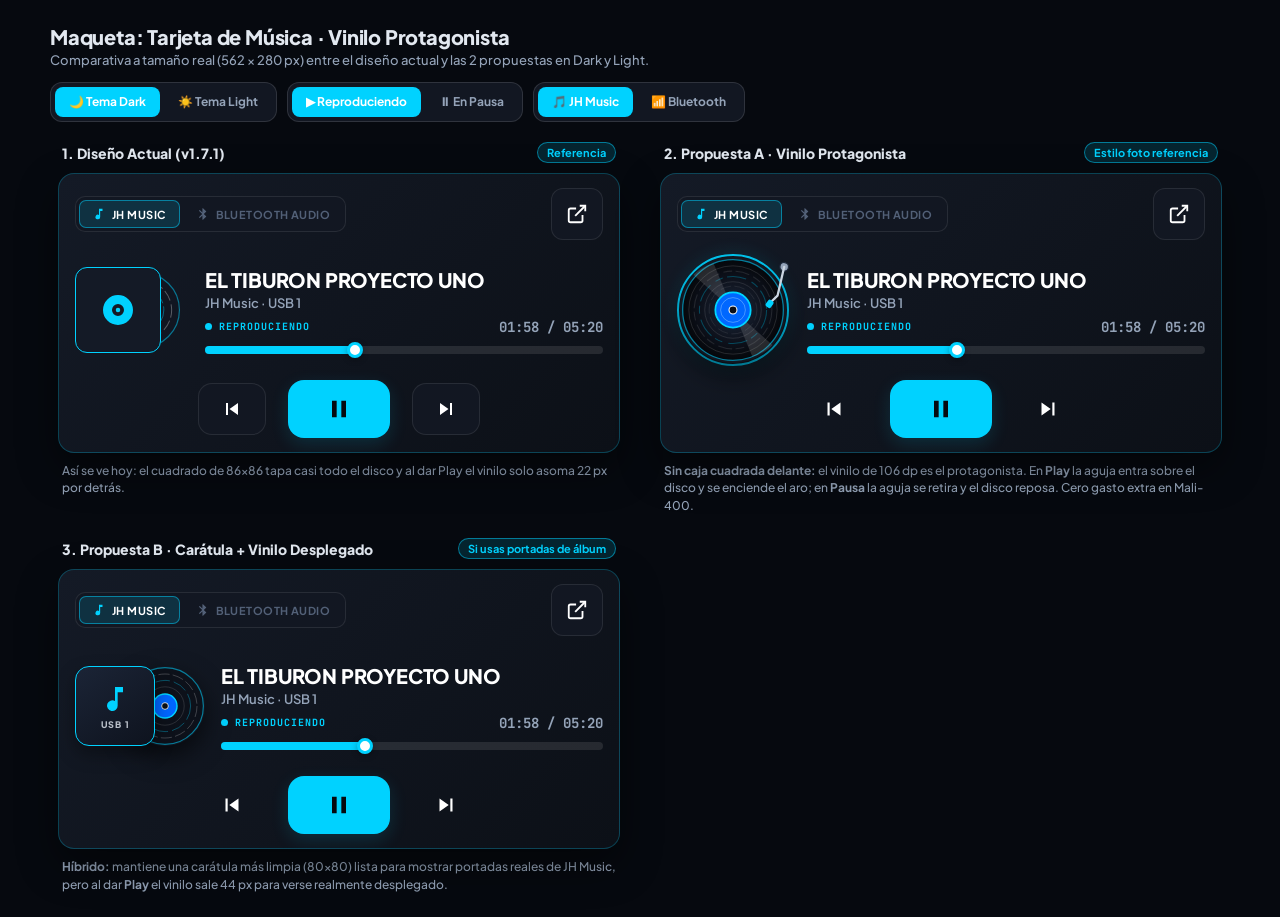
<file: maqueta-vinilo.html>
<!DOCTYPE html>
<html lang="es">
<head>
<meta charset="UTF-8">
<meta name="viewport" content="width=device-width, initial-scale=1">
<title>Maqueta Tarjeta de Música · Vinilo Protagonista (JH Launcher)</title>
<style>
  @font-face{font-family:"Jakarta";src:url(fonts/plus-jakarta-sans-latin-500-normal.woff2) format("woff2");font-weight:500}
  @font-face{font-family:"Jakarta";src:url(fonts/plus-jakarta-sans-latin-600-normal.woff2) format("woff2");font-weight:600}
  @font-face{font-family:"Jakarta";src:url(fonts/plus-jakarta-sans-latin-700-normal.woff2) format("woff2");font-weight:700}
  @font-face{font-family:"Jakarta";src:url(fonts/plus-jakarta-sans-latin-800-normal.woff2) format("woff2");font-weight:800}
  @font-face{font-family:"JBMono";src:url(fonts/jetbrains-mono-latin-700-normal.woff2) format("woff2");font-weight:700}
  @font-face{font-family:"JBMono";src:url(fonts/jetbrains-mono-latin-800-normal.woff2) format("woff2");font-weight:800}

  :root{
    --page-bg:#06090f;
    --page-text:#e2e8f0;
    --page-muted:#94a3b8;
    --ctrl-bg:#121722;
    --ctrl-border:rgba(255,255,255,.12);

    --card-bg:linear-gradient(135deg,#141a26 0%,#0c1017 100%);
    --card-border:rgba(0,210,255,.25);
    --card-shadow:0 16px 40px rgba(0,0,0,.45);

    --surface-2:#121722;
    --surface-3:#1a2232;
    --border-subtle:rgba(255,255,255,.09);

    --accent:#00d2ff;
    --accent-soft:rgba(0,210,255,.14);
    --accent-border:rgba(0,210,255,.5);
    --play-bg:#00d2ff;
    --play-icon:#06090f;

    --text-1:#ffffff;
    --text-2:#94a3b8;
    --text-muted:#526077;

    --track-bg:rgba(255,255,255,.1);
    --cover-bg:#141a26;
    --vinyl-rim:rgba(0,210,255,.55);
    --vinyl-label:#0066ff;
    --vinyl-label-ring:#00d2ff;
    --vinyl-shadow:0 10px 24px rgba(0,0,0,.6);
  }

  body.light{
    --page-bg:#dde5f0;
    --page-text:#0f172a;
    --page-muted:#475569;
    --ctrl-bg:#ffffff;
    --ctrl-border:#cbd5e1;

    --card-bg:linear-gradient(180deg,#ffffff 0%,#f7f9fc 100%);
    --card-border:#d7e0ec;
    --card-shadow:0 14px 34px rgba(15,23,42,.08);

    --surface-2:#eef2f7;
    --surface-3:#e2e8f0;
    --border-subtle:#dce4ef;

    --accent:#2563eb;
    --accent-soft:rgba(37,99,235,.10);
    --accent-border:rgba(37,99,235,.45);
    --play-bg:#2563eb;
    --play-icon:#ffffff;

    --text-1:#0f172a;
    --text-2:#64748b;
    --text-muted:#94a3b8;

    --track-bg:#e2e8f0;
    --cover-bg:#f1f5f9;
    --vinyl-rim:rgba(37,99,235,.35);
    --vinyl-label:#2563eb;
    --vinyl-label-ring:#60a5fa;
    --vinyl-shadow:0 12px 26px rgba(15,23,42,.22);
  }

  *{box-sizing:border-box;margin:0;padding:0}
  body{
    background:var(--page-bg);
    color:var(--page-text);
    font-family:"Jakarta",system-ui,sans-serif;
    padding:24px;
    transition:background .25s ease,color .25s ease;
  }

  .header{
    max-width:1180px;
    margin:0 auto 20px;
    display:flex;
    flex-wrap:wrap;
    align-items:center;
    justify-content:space-between;
    gap:14px;
  }
  .header h1{font-size:20px;font-weight:800;letter-spacing:-.01em}
  .header p{font-size:13px;color:var(--page-muted);margin-top:3px}

  .toolbar{display:flex;flex-wrap:wrap;gap:10px}
  .seg{
    display:inline-flex;
    background:var(--ctrl-bg);
    border:1px solid var(--ctrl-border);
    border-radius:12px;
    padding:4px;
    gap:4px;
  }
  .seg button{
    border:0;
    background:transparent;
    color:var(--page-muted);
    font:700 12px/1 "Jakarta",sans-serif;
    padding:9px 14px;
    border-radius:8px;
    cursor:pointer;
    transition:.18s ease;
  }
  .seg button.active{
    background:var(--accent);
    color:#fff;
  }

  .grid{
    max-width:1180px;
    margin:0 auto;
    display:grid;
    grid-template-columns:repeat(auto-fit,minmax(562px,1fr));
    gap:24px;
    justify-items:center;
  }
  .demo-wrap{width:562px}
  .demo-caption{
    display:flex;
    align-items:center;
    justify-content:space-between;
    margin-bottom:10px;
    padding:0 4px;
  }
  .demo-caption h2{font-size:14px;font-weight:800}
  .demo-caption span{
    font-size:11px;
    font-weight:700;
    color:var(--accent);
    background:var(--accent-soft);
    border:1px solid var(--accent-border);
    padding:3px 9px;
    border-radius:999px;
  }
  .demo-note{
    margin-top:9px;
    font-size:12px;
    color:var(--page-muted);
    line-height:1.45;
    padding:0 4px;
  }

  /* ====== TARJETA DE MÚSICA EXACTA 562 x 280 px (escala 1:1 del Tucson 1024x600) ====== */
  .music-card{
    width:562px;
    height:280px;
    background:var(--card-bg);
    border:1px solid var(--card-border);
    border-radius:16px;
    padding:14px 16px;
    display:flex;
    flex-direction:column;
    justify-content:space-between;
    box-shadow:var(--card-shadow);
    user-select:none;
    position:relative;
    overflow:hidden;
  }

  .top-row{
    display:flex;
    align-items:center;
    justify-content:space-between;
  }
  .source-tabs{
    display:inline-flex;
    background:var(--surface-2);
    border:1px solid var(--border-subtle);
    border-radius:10px;
    padding:3px;
    gap:4px;
  }
  .source-tab{
    display:flex;
    align-items:center;
    gap:6px;
    padding:6px 12px;
    border-radius:7px;
    font-size:11px;
    font-weight:700;
    letter-spacing:.04em;
    color:var(--text-muted);
    cursor:pointer;
  }
  .source-tab.active{
    background:var(--accent-soft);
    border:1px solid var(--accent-border);
    color:var(--text-1);
  }
  .source-tab.active svg{color:var(--accent)}

  .open-btn{
    width:52px;
    height:52px;
    border-radius:12px;
    background:var(--surface-2);
    border:1px solid var(--border-subtle);
    display:flex;
    align-items:center;
    justify-content:center;
    color:var(--text-1);
    cursor:pointer;
  }

  /* Cuerpo central */
  .now-row{
    display:flex;
    align-items:center;
    gap:18px;
  }

  /* --- Variante ACTUAL: Cuadrado 86x86 tapa el vinilo 78x78 --- */
  .art-actual{
    position:relative;
    width:86px;
    height:86px;
    margin-right:26px;
    flex-shrink:0;
  }
  .art-actual .vinyl-small{
    position:absolute;
    left:6px;
    top:4px;
    width:78px;
    height:78px;
    transition:transform .35s cubic-bezier(.22,1,.36,1);
  }
  .is-playing .art-actual .vinyl-small{
    transform:translateX(22px);
  }
  .art-actual .cover-box{
    position:relative;
    width:86px;
    height:86px;
    border-radius:12px;
    background:var(--cover-bg);
    border:1.5px solid var(--border-subtle);
    display:flex;
    align-items:center;
    justify-content:center;
    color:var(--accent);
    z-index:2;
    transition:border-color .25s ease;
  }
  .is-playing .art-actual .cover-box{
    border-color:var(--accent);
  }

  /* --- Variante A: Vinilo Protagonista Expuesto (108x108) --- */
  .art-prota{
    position:relative;
    width:112px;
    height:112px;
    flex-shrink:0;
    display:flex;
    align-items:center;
    justify-content:center;
  }
  .vinyl-hero{
    width:106px;
    height:106px;
    border-radius:50%;
    box-shadow:var(--vinyl-shadow);
    position:relative;
    transition:transform .4s ease, filter .3s ease;
  }
  .is-paused .vinyl-hero{
    filter:saturate(.65) brightness(.88);
    transform:scale(.96);
  }
  .is-playing .vinyl-hero{
    filter:saturate(1.08) brightness(1);
    transform:scale(1);
  }
  /* Aro luminoso discreto solo en Play (0 costo GPU en Android porque es borde estático) */
  .vinyl-glow-ring{
    position:absolute;
    inset:0;
    border-radius:50%;
    border:2px solid transparent;
    transition:border-color .3s ease, box-shadow .3s ease;
    pointer-events:none;
  }
  .is-playing .vinyl-glow-ring{
    border-color:var(--accent);
    box-shadow:0 0 18px var(--accent-soft);
  }
  /* Brazo de tocadiscos minimalista */
  .tonearm{
    position:absolute;
    right:-4px;
    top:4px;
    width:26px;
    height:56px;
    transform-origin:18px 8px;
    transform:rotate(-22deg);
    transition:transform .4s cubic-bezier(.22,1,.36,1);
    pointer-events:none;
    z-index:3;
  }
  .is-playing .tonearm{
    transform:rotate(8deg);
  }

  /* --- Variante B: Carátula compacta (78px) + Vinilo Desplegado (55% visible) --- */
  .art-hybrid{
    position:relative;
    width:128px;
    height:86px;
    flex-shrink:0;
  }
  .art-hybrid .vinyl-slide{
    position:absolute;
    left:6px;
    top:3px;
    width:80px;
    height:80px;
    border-radius:50%;
    box-shadow:var(--vinyl-shadow);
    transition:transform .38s cubic-bezier(.22,1,.36,1);
  }
  .is-playing .art-hybrid .vinyl-slide{
    transform:translateX(44px);
  }
  .art-hybrid .cover-mini{
    position:relative;
    width:80px;
    height:80px;
    top:3px;
    border-radius:14px;
    background:linear-gradient(145deg,#1b2436 0%,#0e131e 100%);
    border:1.5px solid var(--border-subtle);
    display:flex;
    flex-direction:column;
    align-items:center;
    justify-content:center;
    gap:4px;
    z-index:2;
    box-shadow:0 8px 18px rgba(0,0,0,.35);
    transition:border-color .25s ease;
  }
  body.light .art-hybrid .cover-mini{
    background:linear-gradient(145deg,#2563eb 0%,#1d4ed8 100%);
    border-color:transparent;
    color:#fff;
  }
  .is-playing .art-hybrid .cover-mini{
    border-color:var(--accent);
  }

  /* Info canción */
  .track-info{flex:1;min-width:0}
  .track-title{
    font-size:20px;
    font-weight:800;
    color:var(--text-1);
    white-space:nowrap;
    overflow:hidden;
    text-overflow:ellipsis;
    letter-spacing:-.01em;
  }
  .track-artist{
    font-size:13px;
    font-weight:600;
    color:var(--text-2);
    margin-top:3px;
  }
  .status-line{
    display:flex;
    align-items:center;
    justify-content:space-between;
    margin-top:7px;
  }
  .status-pill{
    display:flex;
    align-items:center;
    gap:7px;
    font-family:"JBMono",monospace;
    font-size:10px;
    font-weight:700;
    letter-spacing:.1em;
    color:var(--text-muted);
  }
  .is-playing .status-pill{color:var(--accent)}
  .status-dot{
    width:7px;
    height:7px;
    border-radius:50%;
    background:var(--text-muted);
  }
  .is-playing .status-dot{
    background:var(--accent);
    animation:pulse 1s infinite alternate;
  }
  @keyframes pulse{from{opacity:.45}to{opacity:1}}
  .time-readout{
    font-family:"JBMono",monospace;
    font-size:14px;
    font-weight:700;
    color:var(--text-2);
  }

  .progress-wrap{
    margin-top:10px;
    height:8px;
    background:var(--track-bg);
    border-radius:999px;
    position:relative;
  }
  .progress-fill{
    width:38%;
    height:100%;
    background:var(--accent);
    border-radius:999px;
    position:relative;
  }
  .progress-thumb{
    position:absolute;
    right:-7px;
    top:50%;
    transform:translateY(-50%);
    width:16px;
    height:16px;
    border-radius:50%;
    background:#fff;
    border:3px solid var(--accent);
    box-shadow:0 2px 6px rgba(0,0,0,.3);
  }

  /* Controles */
  .controls{
    display:flex;
    align-items:center;
    justify-content:center;
    gap:22px;
  }
  .ctrl-btn{
    width:68px;
    height:52px;
    border-radius:14px;
    background:var(--surface-2);
    border:1px solid var(--border-subtle);
    display:flex;
    align-items:center;
    justify-content:center;
    color:var(--text-1);
    cursor:pointer;
  }
  .ctrl-play{
    width:102px;
    height:58px;
    border-radius:16px;
    background:var(--play-bg);
    color:var(--play-icon);
    display:flex;
    align-items:center;
    justify-content:center;
    cursor:pointer;
    box-shadow:0 6px 18px var(--accent-soft);
  }
  .ctrl-clean{
    width:68px;
    height:52px;
    border-radius:14px;
    background:transparent;
    border:1px solid transparent;
    display:flex;
    align-items:center;
    justify-content:center;
    color:var(--text-1);
    cursor:pointer;
  }
  .ctrl-clean:hover{background:var(--surface-2)}
</style>
</head>
<body>

<div class="header">
  <div>
    <h1>Maqueta: Tarjeta de Música · Vinilo Protagonista</h1>
    <p>Comparativa a tamaño real (562 × 280 px) entre el diseño actual y las 2 propuestas en Dark y Light.</p>
  </div>
  <div class="toolbar">
    <div class="seg" id="themeSeg">
      <button data-theme="dark" class="active">🌙 Tema Dark</button>
      <button data-theme="light">☀️ Tema Light</button>
    </div>
    <div class="seg" id="playSeg">
      <button data-play="1" class="active">▶ Reproduciendo</button>
      <button data-play="0">⏸ En Pausa</button>
    </div>
    <div class="seg" id="srcSeg">
      <button data-src="usb" class="active">🎵 JH Music</button>
      <button data-src="bt">📶 Bluetooth</button>
    </div>
  </div>
</div>

<div class="grid">

  <!-- 1. ACTUAL -->
  <div class="demo-wrap">
    <div class="demo-caption">
      <h2>1. Diseño Actual (v1.7.1)</h2>
      <span>Referencia</span>
    </div>
    <div class="music-card demo-card is-playing">
      <div class="top-row">
        <div class="source-tabs">
          <div class="source-tab tab-usb active">
            <svg width="14" height="14" viewBox="0 0 24 24" fill="currentColor"><path d="M12 3v10.55A4 4 0 1 0 14 17V7h4V3h-6z"/></svg>
            JH MUSIC
          </div>
          <div class="source-tab tab-bt">
            <svg width="14" height="14" viewBox="0 0 24 24" fill="currentColor"><path d="M17.71 7.71L12 2h-1v7.59L6.41 5 5 6.41 10.59 12 5 17.59 6.41 19 11 14.41V22h1l5.71-5.71-4.3-4.29 4.3-4.29z"/></svg>
            BLUETOOTH AUDIO
          </div>
        </div>
        <div class="open-btn">
          <svg width="22" height="22" viewBox="0 0 24 24" fill="none" stroke="currentColor" stroke-width="2"><path d="M18 13v6a2 2 0 0 1-2 2H5a2 2 0 0 1-2-2V8a2 2 0 0 1 2-2h6"/><polyline points="15 3 21 3 21 9"/><line x1="10" y1="14" x2="21" y2="3"/></svg>
        </div>
      </div>

      <div class="now-row">
        <div class="art-actual">
          <svg class="vinyl-small" viewBox="0 0 100 100">
            <circle cx="50" cy="50" r="48" fill="#111622" stroke="#00d2ff" stroke-opacity=".5" stroke-width="1.5"/>
            <circle cx="50" cy="50" r="38" fill="none" stroke="#fff" stroke-opacity=".3" stroke-dasharray="10 4 14 5" stroke-width="1.3"/>
            <circle cx="50" cy="50" r="28" fill="none" stroke="#00d2ff" stroke-opacity=".45" stroke-dasharray="16 6 8 4" stroke-width="1.2"/>
            <circle cx="50" cy="50" r="16" fill="#0066ff" stroke="#00d2ff" stroke-width="2"/>
            <circle cx="50" cy="50" r="4.5" fill="#080b12" stroke="#fff" stroke-width="1"/>
          </svg>
          <div class="cover-box">
            <svg width="36" height="36" viewBox="0 0 24 24" fill="currentColor"><path d="M12 2a10 10 0 1 0 10 10A10 10 0 0 0 12 2zm0 14a4 4 0 1 1 4-4 4 4 0 0 1-4 4zm0-5.5a1.5 1.5 0 1 0 1.5 1.5A1.5 1.5 0 0 0 12 10.5z"/></svg>
          </div>
        </div>
        <div class="track-info">
          <div class="track-title">EL TIBURON PROYECTO UNO</div>
          <div class="track-artist">JH Music · USB 1</div>
          <div class="status-line">
            <div class="status-pill"><span class="status-dot"></span><span class="status-word">REPRODUCIENDO</span></div>
            <div class="time-readout">01:58 / 05:20</div>
          </div>
          <div class="progress-wrap"><div class="progress-fill"><div class="progress-thumb"></div></div></div>
        </div>
      </div>

      <div class="controls">
        <div class="ctrl-btn"><svg width="24" height="24" viewBox="0 0 24 24" fill="currentColor"><path d="M6 6h2v12H6zm3.5 6l8.5 6V6z"/></svg></div>
        <div class="ctrl-play"><svg class="play-svg" width="28" height="28" viewBox="0 0 24 24" fill="currentColor"><path d="M6 19h4V5H6v14zm8-14v14h4V5h-4z"/></svg></div>
        <div class="ctrl-btn"><svg width="24" height="24" viewBox="0 0 24 24" fill="currentColor"><path d="M6 18l8.5-6L6 6v12zM16 6v12h2V6h-2z"/></svg></div>
      </div>
    </div>
    <p class="demo-note">Así se ve hoy: el cuadrado de 86×86 tapa casi todo el disco y al dar Play el vinilo solo asoma 22 px por detrás.</p>
  </div>

  <!-- 2. PROPUESTA A: VINILO PROTAGONISTA -->
  <div class="demo-wrap">
    <div class="demo-caption">
      <h2>2. Propuesta A · Vinilo Protagonista</h2>
      <span>Estilo foto referencia</span>
    </div>
    <div class="music-card demo-card is-playing">
      <div class="top-row">
        <div class="source-tabs">
          <div class="source-tab tab-usb active">
            <svg width="14" height="14" viewBox="0 0 24 24" fill="currentColor"><path d="M12 3v10.55A4 4 0 1 0 14 17V7h4V3h-6z"/></svg>
            JH MUSIC
          </div>
          <div class="source-tab tab-bt">
            <svg width="14" height="14" viewBox="0 0 24 24" fill="currentColor"><path d="M17.71 7.71L12 2h-1v7.59L6.41 5 5 6.41 10.59 12 5 17.59 6.41 19 11 14.41V22h1l5.71-5.71-4.3-4.29 4.3-4.29z"/></svg>
            BLUETOOTH AUDIO
          </div>
        </div>
        <div class="open-btn">
          <svg width="22" height="22" viewBox="0 0 24 24" fill="none" stroke="currentColor" stroke-width="2"><path d="M18 13v6a2 2 0 0 1-2 2H5a2 2 0 0 1-2-2V8a2 2 0 0 1 2-2h6"/><polyline points="15 3 21 3 21 9"/><line x1="10" y1="14" x2="21" y2="3"/></svg>
        </div>
      </div>

      <div class="now-row">
        <div class="art-prota">
          <div class="vinyl-glow-ring"></div>
          <svg class="vinyl-hero" viewBox="0 0 120 120">
            <defs>
              <radialGradient id="vGrad" cx="50%" cy="50%" r="50%">
                <stop offset="0%" stop-color="#1e293b"/>
                <stop offset="65%" stop-color="#0d111a"/>
                <stop offset="100%" stop-color="#05070b"/>
              </radialGradient>
              <linearGradient id="shine" x1="0%" y1="0%" x2="100%" y2="100%">
                <stop offset="0%" stop-color="#ffffff" stop-opacity="0"/>
                <stop offset="45%" stop-color="#ffffff" stop-opacity=".18"/>
                <stop offset="55%" stop-color="#ffffff" stop-opacity=".22"/>
                <stop offset="100%" stop-color="#ffffff" stop-opacity="0"/>
              </linearGradient>
            </defs>
            <!-- Disco -->
            <circle cx="60" cy="60" r="57" fill="url(#vGrad)" stroke="var(--vinyl-rim)" stroke-width="1.5"/>
            <!-- Surcos -->
            <circle cx="60" cy="60" r="50" fill="none" stroke="#ffffff" stroke-opacity=".14" stroke-width="1"/>
            <circle cx="60" cy="60" r="44" fill="none" stroke="#ffffff" stroke-opacity=".10" stroke-dasharray="16 5 10 4" stroke-width="1.2"/>
            <circle cx="60" cy="60" r="38" fill="none" stroke="var(--accent)" stroke-opacity=".28" stroke-dasharray="22 7 9 5" stroke-width="1.2"/>
            <circle cx="60" cy="60" r="32" fill="none" stroke="#ffffff" stroke-opacity=".12" stroke-width="1"/>
            <circle cx="60" cy="60" r="27" fill="none" stroke="#ffffff" stroke-opacity=".09" stroke-dasharray="12 4" stroke-width="1"/>
            <!-- Reflejo de luz diagonal -->
            <path d="M60 60 L15 20 A57 57 0 0 1 38 7 Z" fill="#ffffff" fill-opacity=".13"/>
            <path d="M60 60 L105 100 A57 57 0 0 1 82 113 Z" fill="#ffffff" fill-opacity=".13"/>
            <!-- Etiqueta central -->
            <circle cx="60" cy="60" r="20" fill="var(--vinyl-label)" stroke="var(--vinyl-label-ring)" stroke-width="2"/>
            <circle cx="60" cy="60" r="14" fill="none" stroke="#ffffff" stroke-opacity=".35" stroke-width="1"/>
            <circle cx="60" cy="60" r="4.5" fill="#0b0f17" stroke="#ffffff" stroke-width="1.2"/>
          </svg>
          <!-- Brazo minimalista -->
          <svg class="tonearm" viewBox="0 0 30 64">
            <circle cx="20" cy="10" r="5" fill="#94a3b8" stroke="#1e293b" stroke-width="1.5"/>
            <path d="M20 10 L17 44 L10 53" fill="none" stroke="#cbd5e1" stroke-width="2.6" stroke-linecap="round" stroke-linejoin="round"/>
            <rect x="6" y="50" width="7" height="9" rx="2" transform="rotate(28 9 54)" fill="var(--accent)"/>
          </svg>
        </div>

        <div class="track-info">
          <div class="track-title">EL TIBURON PROYECTO UNO</div>
          <div class="track-artist">JH Music · USB 1</div>
          <div class="status-line">
            <div class="status-pill"><span class="status-dot"></span><span class="status-word">REPRODUCIENDO</span></div>
            <div class="time-readout">01:58 / 05:20</div>
          </div>
          <div class="progress-wrap"><div class="progress-fill"><div class="progress-thumb"></div></div></div>
        </div>
      </div>

      <div class="controls">
        <div class="ctrl-clean"><svg width="26" height="26" viewBox="0 0 24 24" fill="currentColor"><path d="M6 6h2v12H6zm3.5 6l8.5 6V6z"/></svg></div>
        <div class="ctrl-play"><svg class="play-svg" width="28" height="28" viewBox="0 0 24 24" fill="currentColor"><path d="M6 19h4V5H6v14zm8-14v14h4V5h-4z"/></svg></div>
        <div class="ctrl-clean"><svg width="26" height="26" viewBox="0 0 24 24" fill="currentColor"><path d="M6 18l8.5-6L6 6v12zM16 6v12h2V6h-2z"/></svg></div>
      </div>
    </div>
    <p class="demo-note"><strong>Sin caja cuadrada delante:</strong> el vinilo de 106 dp es el protagonista. En <strong>Play</strong> la aguja entra sobre el disco y se enciende el aro; en <strong>Pausa</strong> la aguja se retira y el disco reposa. Cero gasto extra en Mali-400.</p>
  </div>

  <!-- 3. PROPUESTA B: HÍBRIDO DESPLEGADO -->
  <div class="demo-wrap">
    <div class="demo-caption">
      <h2>3. Propuesta B · Carátula + Vinilo Desplegado</h2>
      <span>Si usas portadas de álbum</span>
    </div>
    <div class="music-card demo-card is-playing">
      <div class="top-row">
        <div class="source-tabs">
          <div class="source-tab tab-usb active">
            <svg width="14" height="14" viewBox="0 0 24 24" fill="currentColor"><path d="M12 3v10.55A4 4 0 1 0 14 17V7h4V3h-6z"/></svg>
            JH MUSIC
          </div>
          <div class="source-tab tab-bt">
            <svg width="14" height="14" viewBox="0 0 24 24" fill="currentColor"><path d="M17.71 7.71L12 2h-1v7.59L6.41 5 5 6.41 10.59 12 5 17.59 6.41 19 11 14.41V22h1l5.71-5.71-4.3-4.29 4.3-4.29z"/></svg>
            BLUETOOTH AUDIO
          </div>
        </div>
        <div class="open-btn">
          <svg width="22" height="22" viewBox="0 0 24 24" fill="none" stroke="currentColor" stroke-width="2"><path d="M18 13v6a2 2 0 0 1-2 2H5a2 2 0 0 1-2-2V8a2 2 0 0 1 2-2h6"/><polyline points="15 3 21 3 21 9"/><line x1="10" y1="14" x2="21" y2="3"/></svg>
        </div>
      </div>

      <div class="now-row">
        <div class="art-hybrid">
          <svg class="vinyl-slide" viewBox="0 0 100 100">
            <circle cx="50" cy="50" r="48" fill="#0d111a" stroke="var(--vinyl-rim)" stroke-width="1.5"/>
            <circle cx="50" cy="50" r="40" fill="none" stroke="#fff" stroke-opacity=".22" stroke-dasharray="14 4" stroke-width="1.2"/>
            <circle cx="50" cy="50" r="32" fill="none" stroke="var(--accent)" stroke-opacity=".35" stroke-dasharray="18 5" stroke-width="1.2"/>
            <circle cx="50" cy="50" r="24" fill="none" stroke="#fff" stroke-opacity=".16" stroke-width="1"/>
            <circle cx="50" cy="50" r="15" fill="var(--vinyl-label)" stroke="var(--vinyl-label-ring)" stroke-width="1.8"/>
            <circle cx="50" cy="50" r="4.2" fill="#0b0f17" stroke="#fff" stroke-width="1"/>
          </svg>
          <div class="cover-mini">
            <svg width="32" height="32" viewBox="0 0 24 24" fill="currentColor" style="color:var(--accent)"><path d="M12 3v10.55A4 4 0 1 0 14 17V7h4V3h-6z"/></svg>
            <span style="font-size:9px;font-weight:800;letter-spacing:.08em;opacity:.8">USB 1</span>
          </div>
        </div>

        <div class="track-info">
          <div class="track-title">EL TIBURON PROYECTO UNO</div>
          <div class="track-artist">JH Music · USB 1</div>
          <div class="status-line">
            <div class="status-pill"><span class="status-dot"></span><span class="status-word">REPRODUCIENDO</span></div>
            <div class="time-readout">01:58 / 05:20</div>
          </div>
          <div class="progress-wrap"><div class="progress-fill"><div class="progress-thumb"></div></div></div>
        </div>
      </div>

      <div class="controls">
        <div class="ctrl-clean"><svg width="26" height="26" viewBox="0 0 24 24" fill="currentColor"><path d="M6 6h2v12H6zm3.5 6l8.5 6V6z"/></svg></div>
        <div class="ctrl-play"><svg class="play-svg" width="28" height="28" viewBox="0 0 24 24" fill="currentColor"><path d="M6 19h4V5H6v14zm8-14v14h4V5h-4z"/></svg></div>
        <div class="ctrl-clean"><svg width="26" height="26" viewBox="0 0 24 24" fill="currentColor"><path d="M6 18l8.5-6L6 6v12zM16 6v12h2V6h-2z"/></svg></div>
      </div>
    </div>
    <p class="demo-note"><strong>Híbrido:</strong> mantiene una carátula más limpia (80×80) lista para mostrar portadas reales de JH Music, pero al dar <strong>Play</strong> el vinilo sale 44 px para verse realmente desplegado.</p>
  </div>

</div>

<script>
  const cards = document.querySelectorAll('.demo-card');
  const playPath = '<path d="M8 5v14l11-7z"/>';
  const pausePath = '<path d="M6 19h4V5H6v14zm8-14v14h4V5h-4z"/>';

  document.querySelectorAll('#themeSeg button').forEach(btn => {
    btn.onclick = () => {
      document.querySelectorAll('#themeSeg button').forEach(b => b.classList.remove('active'));
      btn.classList.add('active');
      document.body.classList.toggle('light', btn.dataset.theme === 'light');
    };
  });

  document.querySelectorAll('#playSeg button').forEach(btn => {
    btn.onclick = () => {
      document.querySelectorAll('#playSeg button').forEach(b => b.classList.remove('active'));
      btn.classList.add('active');
      const playing = btn.dataset.play === '1';
      cards.forEach(c => {
        c.classList.toggle('is-playing', playing);
        c.classList.toggle('is-paused', !playing);
        c.querySelector('.status-word').textContent = playing ? 'REPRODUCIENDO' : 'EN PAUSA';
        c.querySelector('.play-svg').innerHTML = playing ? pausePath : playPath;
      });
    };
  });

  document.querySelectorAll('#srcSeg button').forEach(btn => {
    btn.onclick = () => {
      document.querySelectorAll('#srcSeg button').forEach(b => b.classList.remove('active'));
      btn.classList.add('active');
      const bt = btn.dataset.src === 'bt';
      cards.forEach(c => {
        c.querySelector('.tab-usb').classList.toggle('active', !bt);
        c.querySelector('.tab-bt').classList.toggle('active', bt);
        c.querySelector('.track-title').textContent = bt ? 'Noche de Entierro' : 'EL TIBURON PROYECTO UNO';
        c.querySelector('.track-artist').textContent = bt ? 'YouTube Music · Bluetooth' : 'JH Music · USB 1';
      });
    };
  });
</script>
</body>
</html>
</file>
<file: style.css>
/* ==========================================================================
   JH LAUNCHER · HYUNDAI TUCSON ix35 2013 (1024x600)
   Diseño Automotriz de Gama Alta (Obsidian Luxury & Zero Layer Edition)
   Optimizado para GPU Mali-400 y Chip Autochips AC8227L
   ========================================================================== */

/* Tipografías locales (sin Google Fonts: el radio funciona offline y una
   petición de red colgada bloqueaba el primer render del launcher) */
@font-face { font-family: 'Plus Jakarta Sans'; font-weight: 400; font-display: swap; src: url('fonts/plus-jakarta-sans-latin-400-normal.woff2') format('woff2'); }
@font-face { font-family: 'Plus Jakarta Sans'; font-weight: 500; font-display: swap; src: url('fonts/plus-jakarta-sans-latin-500-normal.woff2') format('woff2'); }
@font-face { font-family: 'Plus Jakarta Sans'; font-weight: 600; font-display: swap; src: url('fonts/plus-jakarta-sans-latin-600-normal.woff2') format('woff2'); }
@font-face { font-family: 'Plus Jakarta Sans'; font-weight: 700; font-display: swap; src: url('fonts/plus-jakarta-sans-latin-700-normal.woff2') format('woff2'); }
@font-face { font-family: 'Plus Jakarta Sans'; font-weight: 800; font-display: swap; src: url('fonts/plus-jakarta-sans-latin-800-normal.woff2') format('woff2'); }
@font-face { font-family: 'JetBrains Mono'; font-weight: 500; font-display: swap; src: url('fonts/jetbrains-mono-latin-500-normal.woff2') format('woff2'); }
@font-face { font-family: 'JetBrains Mono'; font-weight: 700; font-display: swap; src: url('fonts/jetbrains-mono-latin-700-normal.woff2') format('woff2'); }
@font-face { font-family: 'JetBrains Mono'; font-weight: 800; font-display: swap; src: url('fonts/jetbrains-mono-latin-800-normal.woff2') format('woff2'); }
@font-face { font-family: 'Space Grotesk'; font-weight: 600; font-display: swap; src: url('fonts/space-grotesk-latin-600-normal.woff2') format('woff2'); }
@font-face { font-family: 'Space Grotesk'; font-weight: 700; font-display: swap; src: url('fonts/space-grotesk-latin-700-normal.woff2') format('woff2'); }

:root {
  /* Paleta cromática OEM Luxury */
  --bg-deep-space: #06080c;
  --bg-surface-1: #0c1017;
  --bg-surface-2: #121722;
  --bg-surface-3: #18202e;
  --bg-card-glass: rgba(14, 19, 27, 0.98);
  
  /* Acentos de luz automotriz */
  --accent-cyan: #00d2ff;
  --accent-cyan-glow: rgba(0, 210, 255, 0.22);
  --accent-blue-hyundai: #0077c8;
  --accent-amber: #ffaa00;
  --accent-emerald: #00e676;
  --accent-crimson: #ff3366;
  
  /* Textos de alta legibilidad en carretera */
  --text-primary: #ffffff;
  --text-secondary: #94a3b8;
  --text-muted: #526077;
  --border-subtle: rgba(255, 255, 255, 0.08);
  --border-highlight: rgba(0, 210, 255, 0.35);

  /* Dimensiones fijas nativas del radio */
  --screen-width: 1024px;
  --screen-height: 600px;
  --status-bar-height: 48px;
  --dock-bar-height: 64px;
  --main-body-height: calc(var(--screen-height) - var(--status-bar-height) - var(--dock-bar-height)); /* 488px */
}

/* Reset táctil */
* {
  box-sizing: border-box;
  margin: 0;
  padding: 0;
  user-select: none;
  -webkit-user-select: none;
  -webkit-tap-highlight-color: transparent;
}

body {
  background-color: #030407;
  color: var(--text-primary);
  font-family: 'Plus Jakarta Sans', system-ui, -apple-system, sans-serif;
  min-height: 100vh;
  padding: 16px 0;
  display: flex;
  flex-direction: column;
  align-items: center;
  justify-content: center;
  overflow-x: hidden;
  overflow-y: auto;
}

/* --------------------------------------------------------------------------
   BARRA SUPERIOR DE PRUEBA EN ESCRITORIO
   -------------------------------------------------------------------------- */
.desktop-preview-toolbar {
  position: relative;
  margin-bottom: 12px;
  display: flex;
  align-items: center;
  justify-content: space-between;
  gap: 20px;
  background: rgba(15, 20, 29, 0.95);
  border: 1px solid rgba(255, 255, 255, 0.12);
  padding: 8px 18px;
  border-radius: 30px;
  z-index: 9999;
  box-shadow: 0 10px 25px rgba(0, 0, 0, 0.5);
}

.toolbar-info {
  font-size: 13px;
  color: var(--text-secondary);
  display: flex;
  align-items: center;
  gap: 8px;
}

.pulse-indicator {
  width: 8px;
  height: 8px;
  background-color: var(--accent-cyan);
  border-radius: 50%;
  box-shadow: 0 0 10px var(--accent-cyan);
}

.toolbar-actions {
  display: flex;
  gap: 8px;
}

.toolbar-btn {
  background: var(--bg-surface-2);
  color: var(--text-secondary);
  border: 1px solid var(--border-subtle);
  border-radius: 16px;
  padding: 6px 12px;
  font-size: 12px;
  font-weight: 600;
  cursor: pointer;
  transition: all 0.2s ease;
}

.toolbar-btn:hover, .toolbar-btn.active {
  background: var(--accent-cyan);
  color: #000;
  border-color: var(--accent-cyan);
}

/* --------------------------------------------------------------------------
   MARCO FÍSICO Y RESOLUCIÓN 1024x600 DEL RADIO
   -------------------------------------------------------------------------- */
.screen-frame-wrapper {
  position: relative;
  width: var(--screen-width);
  height: var(--screen-height);
  background: radial-gradient(circle at 30% 20%, #101622 0%, #06080c 100%);
  border-radius: 8px;
  overflow: hidden;
  box-shadow: 0 0 0 4px #1a1e26, 0 25px 60px rgba(0, 0, 0, 0.85);
  display: flex;
  flex-direction: column;
}

/* Modo pantalla completa y Android Nativo */
body.fullscreen-mode,
body.android-native {
  padding: 0 !important;
  margin: 0 !important;
  overflow: hidden !important;
  width: 100vw !important;
  height: 100vh !important;
}

body.fullscreen-mode .desktop-preview-toolbar,
body.android-native .desktop-preview-toolbar {
  display: none !important;
}

body.fullscreen-mode .screen-frame-wrapper,
body.android-native .screen-frame-wrapper {
  border-radius: 0 !important;
  box-shadow: none !important;
  width: 100vw !important;
  height: 100vh !important;
}

/* --------------------------------------------------------------------------
   MODO STEALTH / SIGILO NOCTURNO (PORSCHE / TESLA STYLE)
   -------------------------------------------------------------------------- */
.stealth-mode-overlay {
  position: absolute;
  top: 0;
  left: 0;
  right: 0;
  bottom: 0;
  width: 100%;
  height: 100%;
  background: #020305;
  z-index: 9999;
  display: flex;
  align-items: center;
  justify-content: center;
  opacity: 0;
  pointer-events: none;
  transition: opacity 0.35s ease;
  cursor: pointer;
}

.stealth-mode-overlay.active {
  opacity: 1;
  pointer-events: auto;
}

.stealth-content {
  text-align: center;
  display: flex;
  flex-direction: column;
  align-items: center;
  gap: 12px;
}

.stealth-clock {
  font-family: 'JetBrains Mono', monospace;
  font-size: 80px;
  font-weight: 800;
  color: #8da2ba;
  letter-spacing: 3px;
  line-height: 1;
}

.stealth-date {
  font-size: 14px;
  font-weight: 700;
  letter-spacing: 2px;
  color: #435467;
}

.stealth-track {
  display: inline-flex;
  align-items: center;
  justify-content: center;
  margin-top: 18px;
  background: rgba(255, 255, 255, 0.05);
  padding: 8px 22px;
  border-radius: 999px;
  border: 1px solid rgba(0, 210, 255, 0.2);
  box-shadow: 0 4px 16px rgba(0, 0, 0, 0.4);
  font-size: 15px;
  font-weight: 600;
  color: #8da2ba;
  max-width: 560px;
}

.stealth-track .stealth-icon {
  width: 16px;
  height: 16px;
  min-width: 16px;
  min-height: 16px;
  color: var(--accent-cyan);
  margin-right: 10px;
  flex-shrink: 0;
}

#stealthTrackName {
  white-space: nowrap;
  overflow: hidden;
  text-overflow: ellipsis;
  max-width: 500px;
  display: inline-block;
  vertical-align: middle;
}

.stealth-hint {
  font-size: 11px;
  font-weight: 600;
  color: #2b3644;
  letter-spacing: 1px;
  margin-top: 30px;
  text-transform: uppercase;
}

/* --------------------------------------------------------------------------
   1. STATUS BAR SUPERIOR LIMPIA (48px)
   -------------------------------------------------------------------------- */
.status-bar {
  height: var(--status-bar-height);
  min-height: var(--status-bar-height);
  display: flex;
  align-items: center;
  justify-content: space-between;
  padding: 0 20px;
  background: rgba(8, 11, 17, 0.95);
  border-bottom: 1px solid var(--border-subtle);
  z-index: 20;
}

.status-col {
  display: flex;
  align-items: center;
  gap: 12px;
}

.brand-pill {
  display: flex;
  align-items: center;
  gap: 8px;
  background: var(--bg-surface-2);
  padding: 5px 12px;
  border-radius: 6px;
  border: 1px solid var(--border-subtle);
}

.brand-logo-icon {
  font-family: 'Space Grotesk', sans-serif;
  font-weight: 700;
  font-size: 11px;
  letter-spacing: 1.5px;
  color: var(--accent-cyan);
}

.model-badge {
  font-size: 11px;
  font-weight: 700;
  color: #fff;
  letter-spacing: 0.5px;
}

.status-col.center {
  flex-direction: column;
  gap: 0;
  text-align: center;
}

.main-clock {
  font-family: 'JetBrains Mono', monospace;
  font-size: 20px;
  font-weight: 800;
  color: #fff;
  letter-spacing: 1px;
  line-height: 1.1;
}

.main-date {
  font-size: 9px;
  font-weight: 700;
  color: var(--accent-cyan);
  letter-spacing: 1.2px;
}


/* DEMO 1: CÁPSULA EN BARRA SUPERIOR */
.sys-monitor-capsule {
  display: flex;
  align-items: center;
  gap: 7px;
  background: var(--bg-surface-2);
  border: 1px solid var(--border-subtle);
  border-radius: 6px;
  padding: 4px 10px;
  cursor: pointer;
  transition: all 0.15s ease;
}

.sys-monitor-capsule:hover {
  border-color: var(--accent-cyan);
}

.sys-stat-item {
  display: flex;
  align-items: center;
  gap: 4px;
}

.stat-name {
  font-size: 9px;
  font-weight: 700;
  color: var(--text-muted);
}

.stat-number {
  font-family: 'JetBrains Mono', monospace;
  font-size: 11px;
  font-weight: 700;
  color: #fff;
}

.stat-sep {
  color: var(--text-muted);
  font-size: 10px;
  opacity: 0.5;
}

/* DEMO 2: MINI TELEMETRÍA BAJO EL AUTO (LETRA GRANDE Y LEGIBLE AUTOMOTRIZ) */
.vehicle-hw-bar {
  display: grid;
  grid-template-columns: 1fr 1fr 1fr;
  grid-gap: 14px;
  background: rgba(10, 14, 22, 0.85);
  border: 1px solid rgba(255, 255, 255, 0.12);
  border-radius: 10px;
  padding: 8px 14px;
  cursor: pointer;
  transition: all 0.15s ease;
  margin-top: 6px;
}

.vehicle-hw-bar:hover {
  border-color: var(--accent-cyan);
}

.hw-chip-stat {
  display: flex;
  flex-direction: column;
}

.hw-chip-top {
  display: flex;
  justify-content: space-between;
  align-items: center;
  margin-bottom: 5px;
}

.hw-lbl {
  font-size: 11px;
  font-weight: 800;
  color: #94a3b8;
  letter-spacing: 0.8px;
  white-space: nowrap;
}

.hw-val {
  font-family: 'JetBrains Mono', monospace;
  font-size: 13px;
  font-weight: 800;
  color: #ffffff;
  white-space: nowrap;
}

.hw-progress-track {
  height: 5px;
  background: rgba(255, 255, 255, 0.14);
  border-radius: 3px;
  overflow: hidden;
}

.hw-progress-fill {
  height: 100%;
  border-radius: 3px;
  transition: width 0.5s ease;
}

.cpu-fill { background: var(--accent-cyan); }
.ram-fill { background: var(--accent-emerald); }
.storage-fill { background: var(--accent-amber); }

.hw-icon {
  width: 15px;
  height: 15px;
  color: var(--accent-cyan);
}

.usb-status-group {
  display: flex;
  gap: 6px;
}

.usb-tag {
  display: flex;
  align-items: center;
  gap: 5px;
  background: var(--bg-surface-2);
  border: 1px solid var(--border-subtle);
  padding: 4px 8px;
  border-radius: 6px;
  font-size: 10px;
  font-weight: 700;
  color: var(--text-muted);
}

.usb-tag.active {
  color: var(--accent-emerald);
  border-color: rgba(0, 230, 118, 0.3);
  background: rgba(0, 230, 118, 0.08);
}
.usb-tag.active .hw-icon {
  color: var(--accent-emerald);
}

/* --------------------------------------------------------------------------
   2. CUERPO PRINCIPAL (488px) - LAYOUT LIMPIO DE 2 COLUMNAS
   -------------------------------------------------------------------------- */
.dashboard-body {
  height: var(--main-body-height);
  padding: 12px 14px;
  display: grid;
  grid-template-columns: 420px minmax(0, 1fr);
  gap: 12px;
  z-index: 10;
  width: 100%;
  box-sizing: border-box;
}

/* Estilos de Tarjeta Base (GPU-Friendly: sin box-shadows borrosas pesadas) */
.card {
  background: var(--bg-card-glass);
  border: 1px solid var(--border-subtle);
  border-radius: 14px;
  position: relative;
  overflow: hidden;
  display: flex;
  flex-direction: column;
}

/* COLUMNA IZQUIERDA: TARJETA DEL TUCSON 2013 */
.vehicle-card {
  padding: 14px 16px;
  background: radial-gradient(ellipse at 50% 65%, rgba(0, 210, 255, 0.06) 0%, rgba(12, 16, 23, 0.98) 75%);
  border-color: rgba(0, 210, 255, 0.15);
  justify-content: space-between;
}

.vehicle-card-header {
  display: flex;
  justify-content: space-between;
  align-items: flex-start;
}

.greeting-subtitle {
  font-size: 10px;
  font-weight: 700;
  text-transform: uppercase;
  letter-spacing: 1.2px;
  color: var(--accent-cyan);
}

.greeting-title {
  font-size: 24px;
  font-weight: 800;
  color: #fff;
  letter-spacing: -0.3px;
  margin-top: 2px;
}

/* Selector minimalista de color (Negro vs Gris Acero) */
.color-pill-switch {
  display: flex;
  background: var(--bg-surface-2);
  border: 1px solid var(--border-subtle);
  border-radius: 20px;
  padding: 2px;
}

.color-pill-switch > * {
  margin-right: 4px;
}
.color-pill-switch > *:last-child {
  margin-right: 0;
}

.color-opt-btn {
  background: transparent;
  border: none;
  color: var(--text-muted);
  font-size: 10px;
  font-weight: 700;
  padding: 4px 10px;
  border-radius: 14px;
  cursor: pointer;
  display: flex;
  align-items: center;
  gap: 5px;
  transition: all 0.15s ease;
}

.color-dot {
  width: 7px;
  height: 7px;
  border-radius: 50%;
  margin-right: 5px;
}
.black-dot {
  background-color: #111;
  border: 1px solid #555;
}
.grey-dot {
  background-color: #7b8694;
}

.color-opt-btn.active {
  background: var(--bg-surface-3);
  color: #fff;
  border: 1px solid var(--border-highlight);
}

/* ESCENARIO DEL AUTO 3D ROTATORIO SUAVE */
.turntable-stage {
  position: relative;
  width: 100%;
  flex: 1;
  display: flex;
  align-items: center;
  justify-content: center;
  margin: 6px 0;
  touch-action: none;
  cursor: grab;
}

.car-render-container {
  position: relative;
  width: 100%;
  height: 100%;
  display: flex;
  align-items: center;
  justify-content: center;
  z-index: 2;
}

.car-render-container img {
  max-width: 98%;
  max-height: 290px;
  object-fit: contain;
  /* box-shadow en vez de filter: drop-shadow. Las fotos son JPG opacos, así que
     el resultado es igual, pero se rasteriza una vez en lugar de aplicar un
     blur en GPU en cada frame de la transición (muy caro en Mali-400) */
  box-shadow: 0 15px 18px rgba(0, 0, 0, 0.9);
  transition: opacity 0.35s ease-out, transform 0.35s ease-out;
  pointer-events: none;
}

.ambient-spin-badge {
  position: absolute;
  bottom: 6px;
  display: flex;
  align-items: center;
  gap: 6px;
  font-size: 9px;
  font-weight: 700;
  color: var(--accent-cyan);
  background: rgba(0, 0, 0, 0.65);
  border: 1px solid rgba(0, 210, 255, 0.2);
  padding: 3px 10px;
  border-radius: 12px;
  letter-spacing: 0.8px;
  pointer-events: none;
  z-index: 5;
}

.spin-dot {
  width: 6px;
  height: 6px;
  border-radius: 50%;
  background: var(--accent-cyan);
  animation: pulseDot 2s infinite ease-in-out;
}

@keyframes pulseDot {
  0%, 100% { opacity: 0.4; }
  50% { opacity: 1; }
}

/* 3.7. HUD FLOTANTE DE GESTOS A CIEGAS (BLIND TOUCH HUD) */
.blind-gesture-hud {
  position: absolute;
  top: 0;
  left: 0;
  width: 100%;
  height: 100%;
  display: flex;
  align-items: center;
  justify-content: center;
  pointer-events: none;
  z-index: 25;
  opacity: 0;
  transform: scale(0.82);
  transition: opacity 0.18s ease-out, transform 0.18s cubic-bezier(0.18, 0.89, 0.32, 1.25);
}

.blind-gesture-hud.active {
  opacity: 1;
  transform: scale(1);
}

.gesture-hud-circle {
  background: rgba(8, 12, 20, 0.92);
  border: 2px solid var(--accent-cyan);
  box-shadow: 0 0 30px rgba(0, 210, 255, 0.45), inset 0 0 15px rgba(0, 210, 255, 0.2);
  border-radius: 50%;
  width: 108px;
  height: 108px;
  display: flex;
  flex-direction: column;
  align-items: center;
  justify-content: center;
  gap: 3px;
}

.gesture-hud-icon {
  display: flex;
  align-items: center;
  justify-content: center;
  color: var(--accent-cyan);
}

.gesture-hud-icon svg {
  width: 36px;
  height: 36px;
  fill: currentColor;
}

.gesture-hud-label {
  font-family: 'Space Grotesk', sans-serif;
  font-size: 10px;
  font-weight: 800;
  letter-spacing: 1.2px;
  color: #ffffff;
  text-transform: uppercase;
}

/* --------------------------------------------------------------------------
   COLUMNA DERECHA: ZERO LAYER HUD
   -------------------------------------------------------------------------- */
.right-stack {
  display: flex;
  flex-direction: column;
  gap: 12px;
  height: 100%;
  min-width: 0;
  width: 100%;
  overflow: hidden;
}

/* 1. TARJETA PROTAGONISTA: JH MUSIC (PANEL ALTO ~320px) */
.music-app-card {
  height: 320px;
  padding: 14px 16px;
  background: linear-gradient(135deg, rgba(20, 26, 38, 0.98) 0%, rgba(12, 16, 23, 0.98) 100%);
  border-color: rgba(0, 210, 255, 0.25);
  justify-content: space-between;
  width: 100%;
  min-width: 0;
  box-sizing: border-box;
}

.music-card-header {
  display: flex;
  justify-content: space-between;
  align-items: center;
  width: 100%;
  min-width: 0;
  gap: 8px;
}

.app-brand-lockup {
  display: flex;
  align-items: center;
  gap: 10px;
}

.app-badge-icon {
  width: 32px;
  height: 32px;
  border-radius: 8px;
  display: flex;
  align-items: center;
  justify-content: center;
}
.app-badge-icon svg {
  width: 18px;
  height: 18px;
}

.music-badge {
  background: linear-gradient(135deg, #00d2ff, #0066ff);
  color: #fff;
}
.video-badge {
  background: linear-gradient(135deg, #ff3366, #ff6b3d);
  color: #fff;
}
.radio-badge {
  background: linear-gradient(135deg, #ffaa00, #ff5500);
  color: #fff;
}

/* Selector de fuente de audio (JH Music USB vs Bluetooth Teléfono) */
.media-source-selector {
  display: flex;
  background: rgba(8, 11, 17, 0.75);
  border: 1px solid var(--border-subtle);
  border-radius: 10px;
  padding: 3px;
  gap: 4px;
}

.source-tab-btn {
  background: transparent;
  border: 1px solid transparent;
  color: var(--text-muted);
  font-size: 11px;
  font-weight: 700;
  letter-spacing: 0.5px;
  padding: 6px 12px;
  border-radius: 7px;
  cursor: pointer;
  display: flex;
  align-items: center;
  gap: 6px;
  transition: all 0.15s ease;
}

.source-tab-btn .tab-icon {
  width: 15px;
  height: 15px;
}

.source-tab-btn.active {
  background: var(--bg-surface-3);
  color: #fff;
  border-color: var(--border-highlight);
}

.source-tab-btn.active[data-source="bt"] {
  border-color: rgba(0, 210, 255, 0.4);
  color: #fff;
}
.source-tab-btn.active[data-source="bt"] .tab-icon {
  color: var(--accent-cyan);
}
.source-tab-btn.active[data-source="usb"] .tab-icon {
  color: var(--accent-cyan);
}

.header-right-badges {
  display: flex;
  gap: 8px;
}

.playlist-chip {
  background: var(--bg-surface-3);
  color: var(--text-secondary);
  border: 1px solid var(--border-subtle);
  font-size: 10px;
  font-weight: 700;
  padding: 3px 8px;
  border-radius: 6px;
}

.source-chip {
  background: rgba(0, 210, 255, 0.12);
  color: var(--accent-cyan);
  border: 1px solid rgba(0, 210, 255, 0.35);
  font-size: 10px;
  font-weight: 700;
  padding: 3px 8px;
  border-radius: 6px;
}

/* CONTENIDO REPRODUCTOR EXPANDIDO */
.media-now-playing-large {
  display: flex;
  align-items: center;
  gap: 18px;
  margin: 6px 0;
}

.album-art-box-large {
  position: relative;
  width: 86px;
  height: 86px;
  margin-right: 26px;
  flex-shrink: 0;
}

.vinyl-disc-large {
  position: absolute;
  top: 4px;
  left: 6px;
  width: 78px;
  height: 78px;
  border-radius: 50%;
  box-shadow: 0 4px 16px rgba(0, 0, 0, 0.85);
  z-index: 1;
  transition: transform 0.5s cubic-bezier(0.34, 1.4, 0.64, 1);
  transform: translateX(0);
}

.vinyl-svg {
  width: 100%;
  height: 100%;
  display: block;
}

.vinyl-disc-large.spinning {
  animation: spinRecord 2.8s linear infinite;
}

@keyframes spinRecord {
  0% { transform: translateX(20px) rotate(0deg); }
  100% { transform: translateX(20px) rotate(360deg); }
}

.art-cover-large {
  position: absolute;
  top: 0;
  left: 0;
  width: 86px;
  height: 86px;
  border-radius: 10px;
  background: #1b2333;
  display: flex;
  align-items: center;
  justify-content: center;
  z-index: 2;
  border: 1px solid rgba(255,255,255,0.15);
}

.art-placeholder-icon {
  width: 40px;
  height: 40px;
  color: var(--accent-cyan);
}

.media-meta-large {
  flex: 1;
  overflow: hidden;
  min-width: 0;
  width: 100%;
}

.track-title-large {
  font-size: 21px;
  font-weight: 800;
  color: #fff;
  white-space: nowrap;
  overflow: hidden;
  text-overflow: ellipsis;
  letter-spacing: -0.2px;
  width: 100%;
  max-width: 100%;
  display: block;
}

.track-artist-large {
  font-size: 13px;
  font-weight: 600;
  color: var(--text-secondary);
  margin-top: 4px;
  white-space: nowrap;
  overflow: hidden;
  text-overflow: ellipsis;
  width: 100%;
  max-width: 100%;
  display: block;
}

.playback-progress-row {
  margin-top: 10px;
  display: flex;
  align-items: center;
  gap: 12px;
  width: 100%;
}

.progress-bar-bg {
  flex: 1;
  height: 6px;
  background: rgba(255, 255, 255, 0.12);
  border-radius: 3px;
  overflow: hidden;
}

.progress-bar-fill {
  height: 100%;
  background: var(--accent-cyan);
  border-radius: 3px;
}

.time-readout {
  font-family: 'JetBrains Mono', monospace;
  font-size: 11px;
  font-weight: 700;
  color: var(--text-muted);
  white-space: nowrap;
  flex-shrink: 0;
}

/* BOTONES TÁCTILES GIGANTES ZERO LAYER (60px DE ALTURA) */
.giant-controls-row {
  display: flex;
  align-items: center;
  gap: 10px;
}

.giant-controls-row > * {
  margin-right: 10px;
}
.giant-controls-row > *:last-child {
  margin-right: 0;
}

.haptic-btn {
  background: var(--bg-surface-3);
  border: 1px solid var(--border-subtle);
  color: #fff;
  border-radius: 10px;
  cursor: pointer;
  transition: transform 0.08s ease, background 0.12s ease;
  display: flex;
  align-items: center;
  justify-content: center;
}

.haptic-btn:active {
  transform: scale(0.95);
  background: var(--accent-cyan);
  color: #000;
}

.ctrl-btn-giant {
  width: 58px;
  height: 56px;
}
.ctrl-btn-giant svg {
  width: 26px;
  height: 26px;
}

.play-btn-giant {
  width: 66px;
  height: 56px;
  background: var(--accent-cyan);
  color: #000;
  border-color: var(--accent-cyan);
}
.play-btn-giant:active {
  background: #fff;
  color: #000;
}
.play-btn-giant svg {
  width: 28px;
  height: 28px;
}

@keyframes spinLoading {
  0% { transform: rotate(0deg); }
  100% { transform: rotate(360deg); }
}

.icon-music-spinner {
  width: 28px;
  height: 28px;
  animation: spinLoading 0.75s linear infinite;
}

@keyframes pulseLoadingBtn {
  0%, 100% { transform: scale(1); filter: brightness(1); }
  50% { transform: scale(0.95); filter: brightness(1.25); }
}

.play-btn-giant.loading-pulse {
  animation: pulseLoadingBtn 0.8s ease-in-out infinite !important;
  background: #38bdf8 !important;
}

.open-app-btn-giant {
  flex: 1;
  height: 56px;
  padding: 0 16px;
  justify-content: space-between;
  background: rgba(0, 210, 255, 0.12);
  border-color: rgba(0, 210, 255, 0.35);
  color: var(--accent-cyan);
}

.open-label-group {
  display: flex;
  flex-direction: column;
  align-items: flex-start;
  text-align: left;
}

.open-title {
  font-size: 13px;
  font-weight: 800;
  letter-spacing: 0.5px;
  color: #fff;
}

.open-sub {
  font-size: 10px;
  font-weight: 600;
  color: var(--accent-cyan);
}

.open-app-btn-giant svg {
  width: 20px;
  height: 20px;
}

/* 2. FILA INFERIOR COMPACTA (~135px) */
.bottom-split-cards {
  display: grid;
  grid-template-columns: 1fr 1fr;
  gap: 12px;
  flex: 1;
}

.sub-app-card {
  padding: 12px 14px;
  justify-content: space-between;
}

.sub-card-top-row {
  display: flex;
  justify-content: space-between;
  align-items: center;
}

.sub-card-content {
  display: flex;
  align-items: center;
}

.sub-card-content .app-badge-icon {
  margin-right: 14px;
  flex-shrink: 0;
  width: 36px;
  height: 36px;
}
.sub-card-content .app-badge-icon svg {
  width: 20px;
  height: 20px;
}

.sub-card-title {
  display: flex;
  flex-direction: column;
  justify-content: center;
}

.sub-name {
  font-size: 16px;
  font-weight: 800;
  color: #fff;
  letter-spacing: 0.3px;
  line-height: 1.2;
}

.sub-desc {
  font-size: 12px;
  font-weight: 600;
  color: #94a3b8;
  margin-top: 3px;
  line-height: 1.2;
}

.radio-open-btn {
  width: 36px;
  height: 36px;
  background: rgba(255, 170, 0, 0.12);
  border-color: rgba(255, 170, 0, 0.35);
  color: var(--accent-amber);
  border-radius: 8px;
}
.radio-open-btn svg {
  width: 18px;
  height: 18px;
}

/* SINTONIZADOR DIRECTO ANTERIOR / SIGUIENTE (ZERO LAYER) */
.radio-tune-row {
  display: flex;
  align-items: center;
  margin-top: 8px;
}

.radio-tune-row > * {
  margin-right: 8px;
}
.radio-tune-row > *:last-child {
  margin-right: 0;
}

.radio-tune-btn {
  width: 52px;
  height: 44px;
  background: var(--bg-surface-2);
  border-color: var(--border-subtle);
  color: var(--text-secondary);
  border-radius: 8px;
}
.radio-tune-btn:active {
  background: var(--accent-amber);
  color: #000;
}
.radio-tune-btn svg {
  width: 22px;
  height: 22px;
}

.radio-frequency-box {
  flex: 1;
  height: 44px;
  background: rgba(0, 0, 0, 0.45);
  border: 1px solid rgba(255, 170, 0, 0.25);
  border-radius: 8px;
  display: flex;
  align-items: baseline;
  justify-content: center;
  cursor: pointer;
  transition: border-color 0.15s ease;
}
.radio-frequency-box:hover {
  border-color: var(--accent-amber);
}

.radio-freq-num {
  font-family: 'JetBrains Mono', monospace;
  font-size: 24px;
  font-weight: 800;
  color: #fff;
  line-height: 44px;
  margin-right: 4px;
}

.radio-freq-unit {
  font-size: 11px;
  font-weight: 700;
  color: var(--accent-amber);
}

.sub-launch-pill {
  height: 44px;
  width: 100%;
  font-size: 13px;
  font-weight: 800;
  letter-spacing: 0.5px;
  background: var(--bg-surface-2);
  margin-top: 8px;
}
.sub-launch-pill span {
  margin-right: 8px;
}
.sub-launch-pill svg {
  width: 16px;
  height: 16px;
}

/* --------------------------------------------------------------------------
   3. BARRA INFERIOR DOCK FLOTANTE (64px)
   -------------------------------------------------------------------------- */
.dock-bar {
  height: var(--dock-bar-height);
  min-height: var(--dock-bar-height);
  display: flex;
  align-items: center;
  justify-content: space-between;
  padding: 0 16px;
  background: rgba(8, 11, 17, 0.98);
  border-top: 1px solid var(--border-subtle);
  z-index: 20;
}

.dock-left, .dock-right {
  display: flex;
  gap: 8px;
}
.dock-left > *,
.dock-right > * {
  margin-right: 8px;
}
.dock-left > *:last-child,
.dock-right > *:last-child {
  margin-right: 0;
}

.dock-center {
  display: flex;
  gap: 12px;
}
.dock-center > * {
  margin-right: 12px;
}
.dock-center > *:last-child {
  margin-right: 0;
}

/* Botones del Dock */
.dock-icon-btn, .dock-action-btn {
  height: 50px;
  display: flex;
  flex-direction: column;
  align-items: center;
  justify-content: center;
  gap: 3px;
  background: var(--bg-surface-2);
  border: 1px solid var(--border-subtle);
  border-radius: 10px;
  color: var(--text-secondary);
  cursor: pointer;
  transition: all 0.12s ease;
  position: relative;
}

.dock-icon-btn {
  width: 84px;
}
.dock-icon-btn svg {
  width: 22px;
  height: 22px;
}
.dock-icon-btn span {
  font-size: 11px;
  font-weight: 800;
  letter-spacing: 0.6px;
  margin-top: 2px;
}

.dock-icon-btn.active {
  background: rgba(0, 210, 255, 0.12);
  border-color: var(--accent-cyan);
  color: #fff;
}
.dock-badge-dot {
  position: absolute;
  top: 5px;
  right: 12px;
  width: 5px;
  height: 5px;
  background-color: var(--accent-cyan);
  border-radius: 50%;
  box-shadow: 0 0 6px var(--accent-cyan);
}

.dock-action-btn {
  width: 68px;
}
.dock-action-btn svg {
  width: 20px;
  height: 20px;
  color: var(--text-secondary);
}
.dock-action-btn span {
  font-size: 11px;
  font-weight: 800;
  letter-spacing: 0.6px;
  margin-top: 2px;
}

.dock-icon-btn:active, .dock-action-btn:active {
  transform: scale(0.94);
  background: var(--accent-cyan);
  color: #000;
}
.dock-icon-btn:active svg, .dock-action-btn:active svg {
  color: #000;
}

/* --------------------------------------------------------------------------
   TOAST DE LANZAMIENTO
   -------------------------------------------------------------------------- */
.app-launch-toast {
  position: absolute;
  top: 60px;
  left: 50%;
  transform: translateX(-50%) translateY(-20px);
  background: rgba(0, 0, 0, 0.92);
  border: 1px solid var(--accent-cyan);
  box-shadow: 0 10px 30px rgba(0, 210, 255, 0.35);
  border-radius: 25px;
  padding: 10px 22px;
  display: flex;
  align-items: center;
  gap: 10px;
  font-size: 13px;
  font-weight: 700;
  color: #fff;
  opacity: 0;
  pointer-events: none;
  z-index: 999;
  transition: all 0.25s cubic-bezier(0.175, 0.885, 0.32, 1.275);
}

.app-launch-toast.show {
  transform: translateX(-50%) translateY(0);
  opacity: 1;
}
</file>
